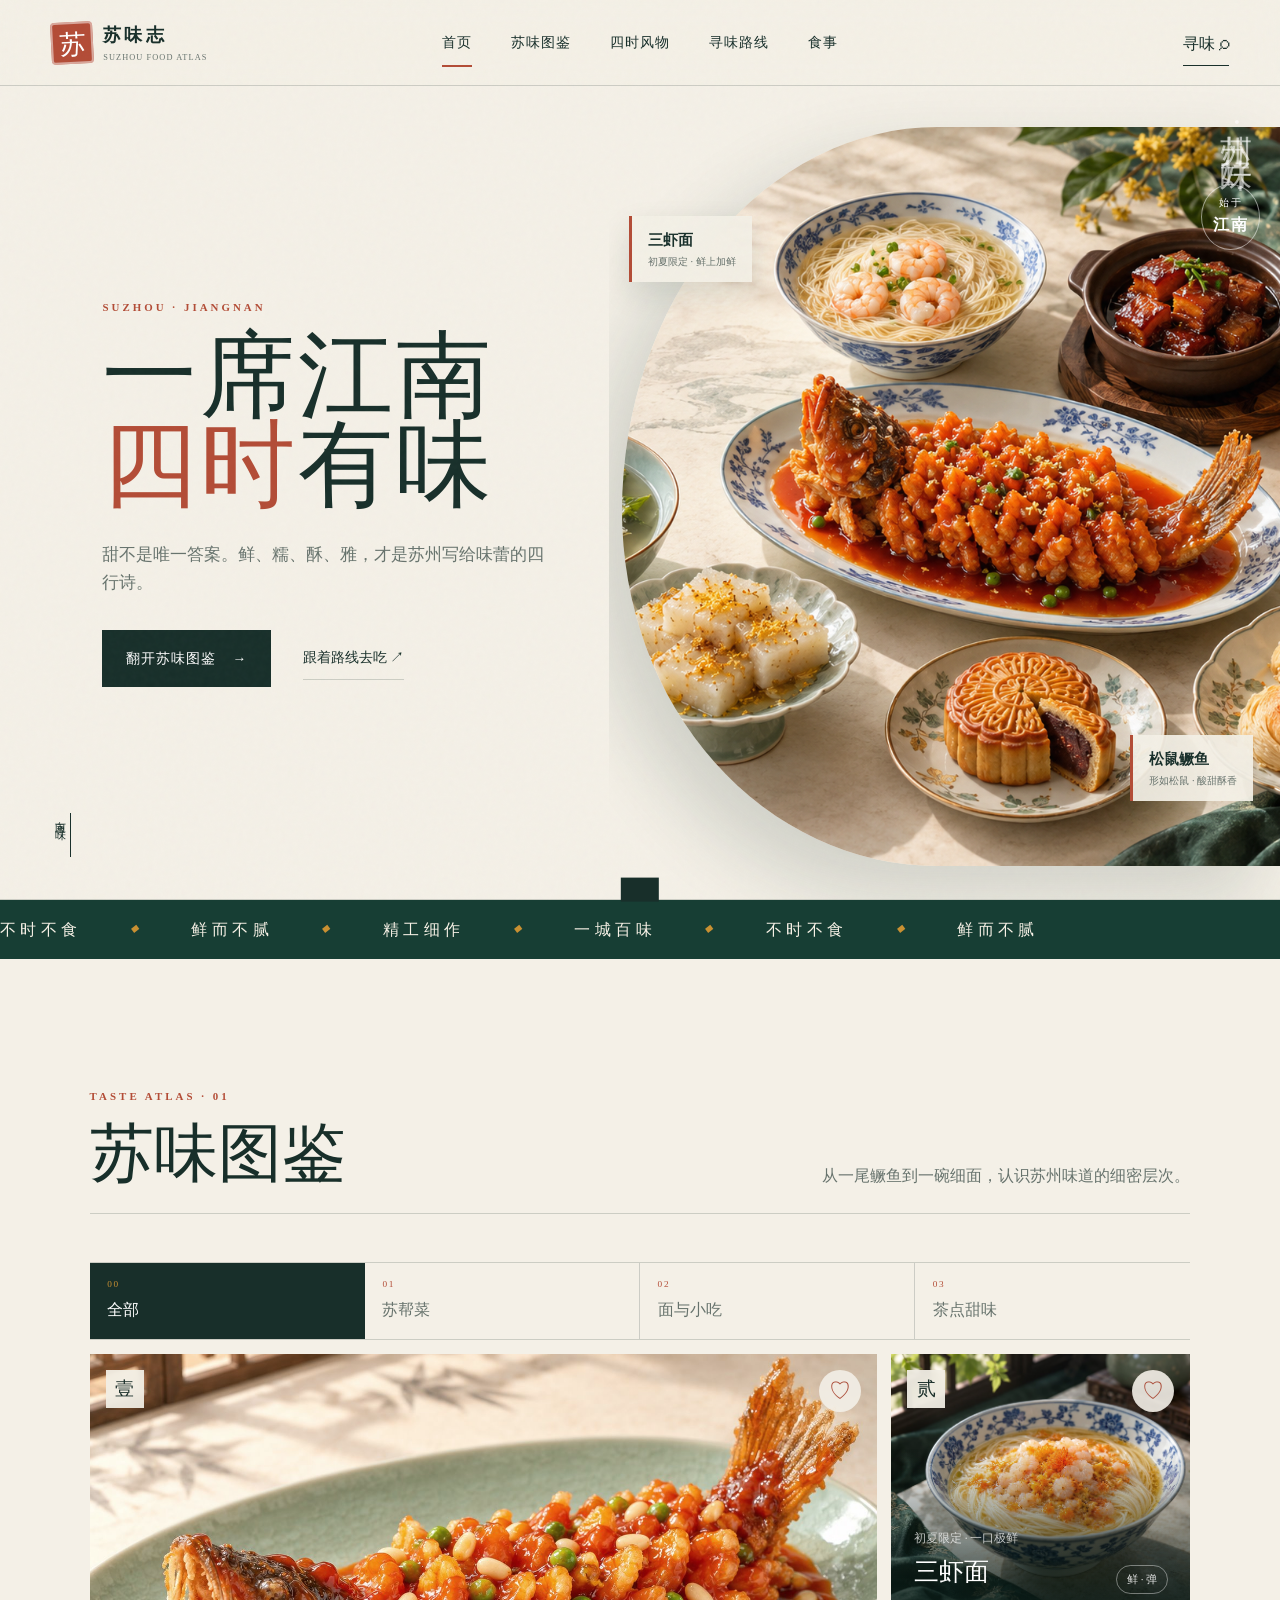
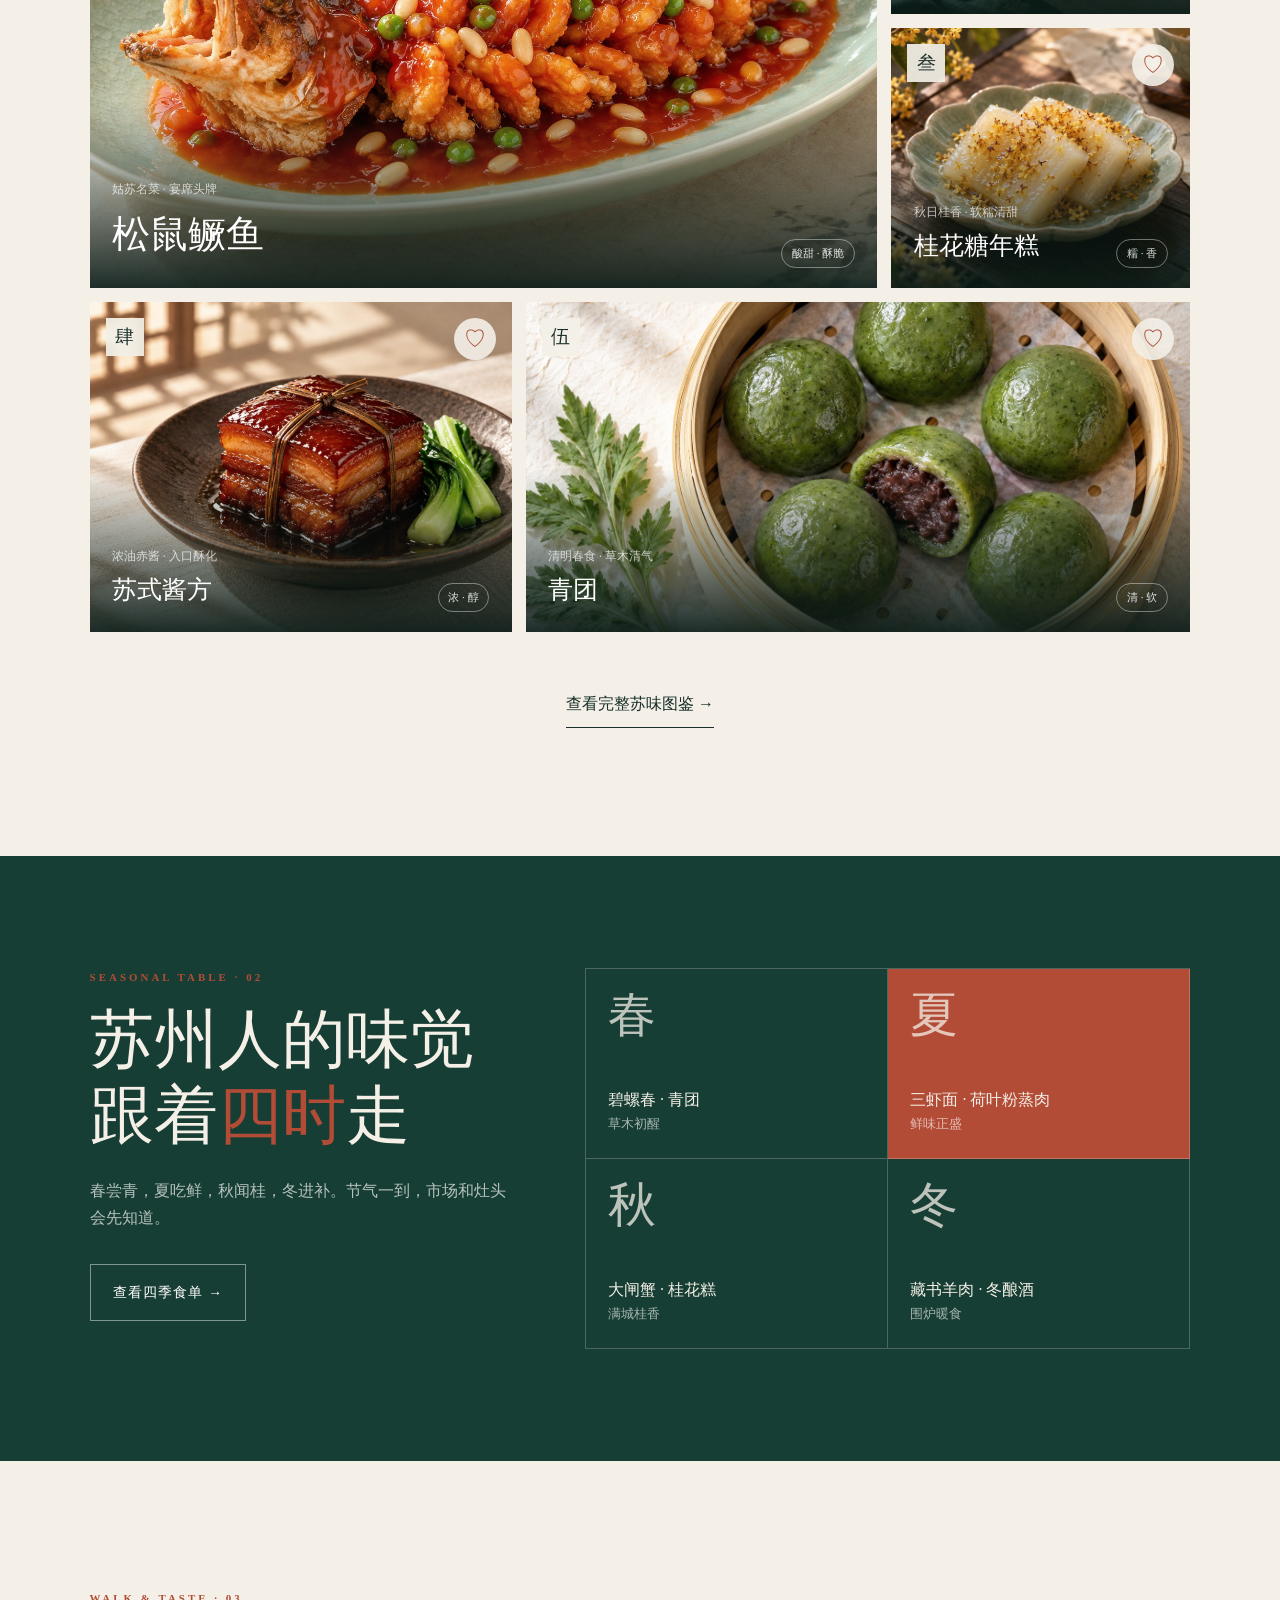
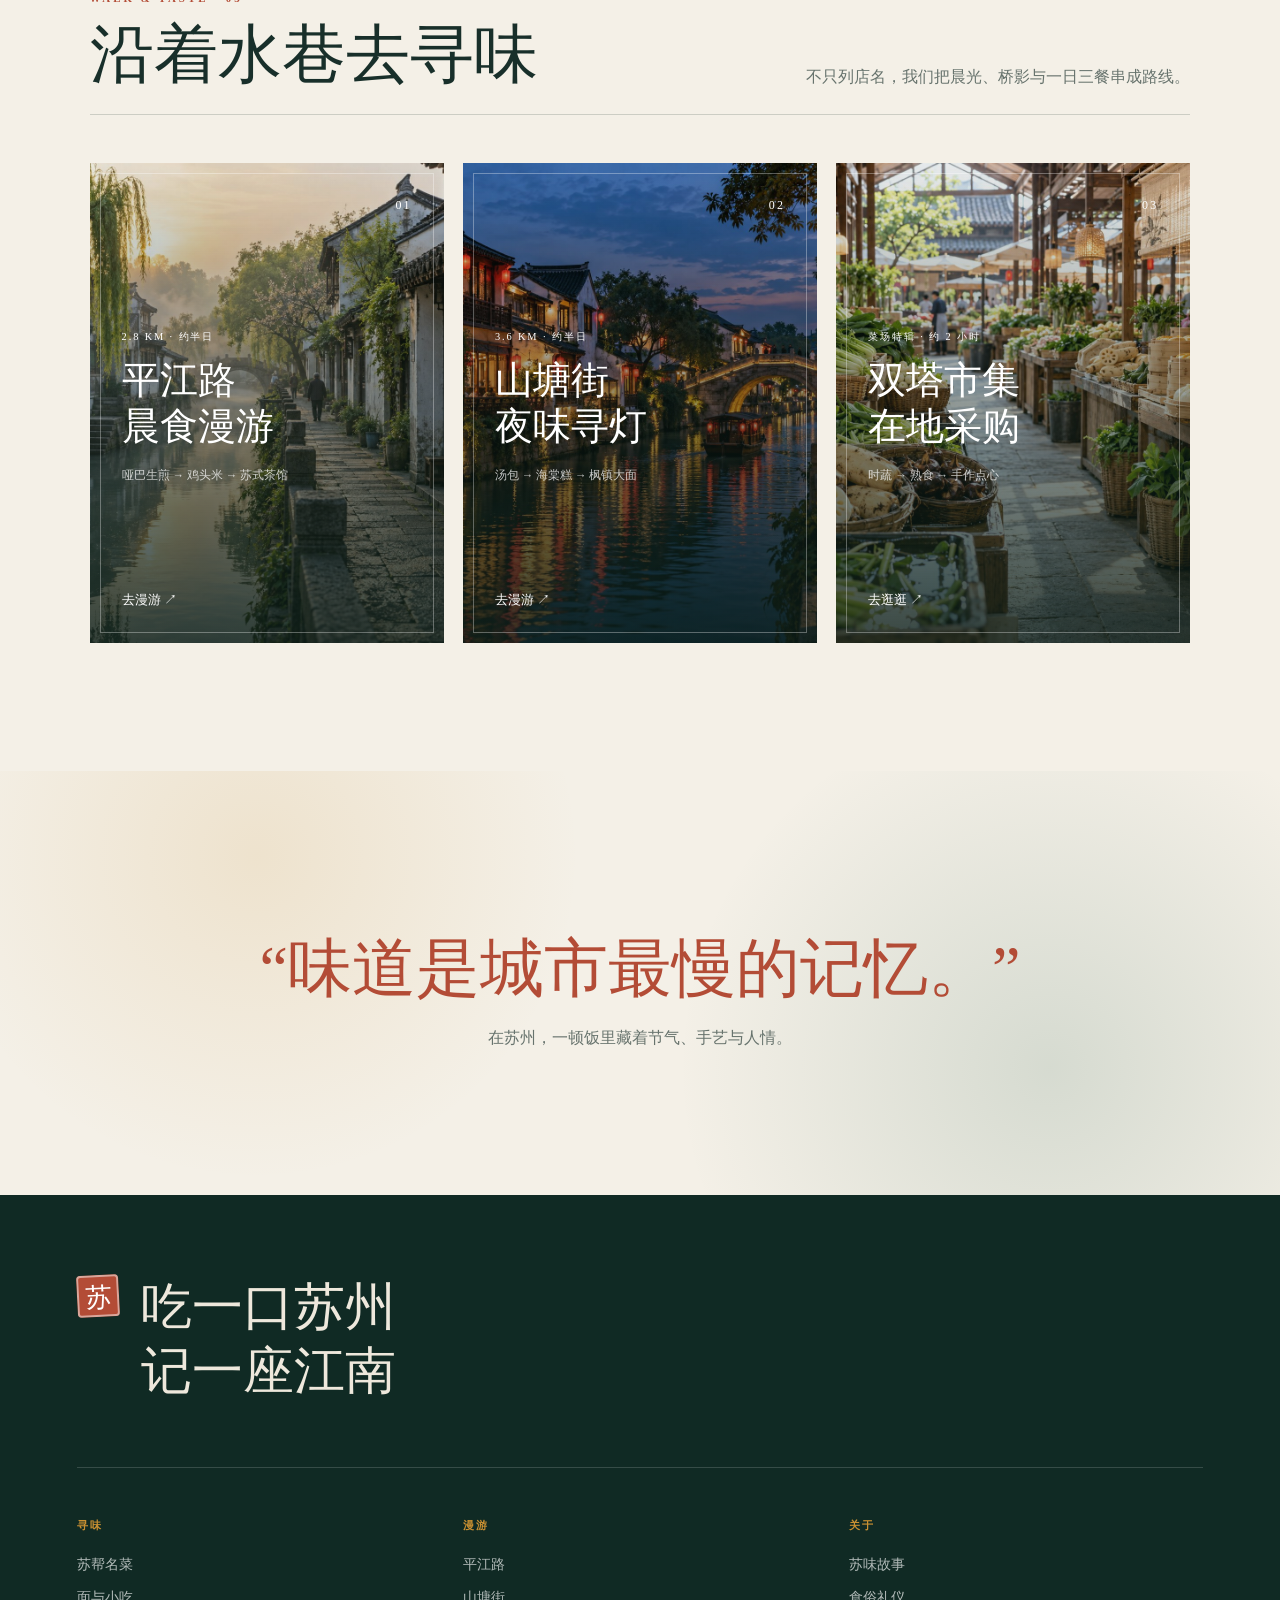
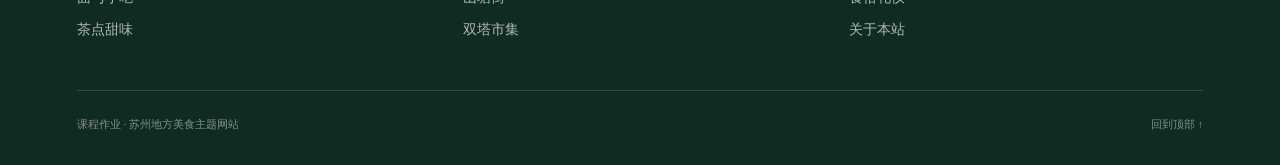
<file: index.html>
<!doctype html>
<html lang="zh-CN">
  <head>
    <meta charset="utf-8" />
    <meta name="viewport" content="width=device-width, initial-scale=1" />
    <meta
      name="description"
      content="苏州地方美食文化展示网站，从经典苏帮菜、时令点心到古城寻味路线。"
    />
    <title>苏味志｜一席江南，四时有味</title>
    <link rel="stylesheet" href="site.css" />
  </head>
  <body data-page="home">
    <a class="skip-link" href="#main">跳到主要内容</a>
    <header class="site-header" id="top">
      <a class="brand" href="index.html" aria-label="苏味志首页">
        <span class="brand-seal">苏</span
        ><span><b>苏味志</b><small>SUZHOU FOOD ATLAS</small></span>
      </a>
      <button
        class="menu-toggle"
        type="button"
        aria-expanded="false"
        aria-controls="main-nav"
      >
        <span></span><span></span>
      </button>
      <nav class="main-nav" id="main-nav" aria-label="主导航">
        <a class="active" href="index.html">首页</a>
        <a href="classics.html">苏味图鉴</a>
        <a href="seasonal.html">四时风物</a>
        <a href="routes.html">寻味路线</a>
        <a href="stories.html">食事</a>
      </nav>
      <button class="search-open" type="button" aria-label="打开美食搜索">
        寻味 <span>⌕</span>
      </button>
    </header>

    <main id="main">
      <section class="hero" aria-labelledby="hero-title">
        <div class="hero-copy reveal">
          <p class="eyebrow">SUZHOU · JIANGNAN</p>
          <h1 id="hero-title">一席江南<br /><em>四时</em>有味</h1>
          <p class="hero-lead">
            甜不是唯一答案。鲜、糯、酥、雅，才是苏州写给味蕾的四行诗。
          </p>
          <div class="hero-actions">
            <a class="btn btn-primary" href="#atlas"
              >翻开苏味图鉴 <span>→</span></a
            >
            <a class="text-link" href="routes.html"
              >跟着路线去吃 <span>↗</span></a
            >
          </div>
        </div>
        <div class="hero-art reveal" aria-label="苏州传统美食宴席">
          <div class="hero-image"></div>
          <div class="dish-note note-one">
            <b>松鼠鳜鱼</b><span>形如松鼠 · 酸甜酥香</span>
          </div>
          <div class="dish-note note-two">
            <b>三虾面</b><span>初夏限定 · 鲜上加鲜</span>
          </div>
          <div class="year-stamp">始于<br /><b>江南</b></div>
        </div>
        <a class="scroll-cue" href="#atlas"><span></span>向下寻味</a>
      </section>

      <section class="ticker" aria-label="苏味特色">
        <div class="ticker-track">
          <span>不时不食</span><i>◆</i><span>鲜而不腻</span><i>◆</i
          ><span>精工细作</span><i>◆</i><span>一城百味</span><i>◆</i
          ><span>不时不食</span><i>◆</i><span>鲜而不腻</span>
        </div>
      </section>

      <section class="section atlas" id="atlas" aria-labelledby="atlas-title">
        <div class="section-heading reveal">
          <div>
            <p class="eyebrow">TASTE ATLAS · 01</p>
            <h2 id="atlas-title">苏味图鉴</h2>
          </div>
          <p>从一尾鳜鱼到一碗细面，认识苏州味道的细密层次。</p>
        </div>
        <div class="filter-bar reveal" role="group" aria-label="美食分类筛选">
          <button class="filter-btn active" type="button" data-filter="all">
            全部
          </button>
          <button class="filter-btn" type="button" data-filter="dish">
            苏帮菜
          </button>
          <button class="filter-btn" type="button" data-filter="noodle">
            面与小吃
          </button>
          <button class="filter-btn" type="button" data-filter="sweet">
            茶点甜味
          </button>
        </div>
        <div class="dish-grid">
          <article class="dish-card card-large reveal" data-category="dish">
            <a href="classics.html" aria-label="查看松鼠鳜鱼详情"
              ><div class="dish-photo crop-fish">
                <span class="rank">壹</span
                ><button
                  class="save-btn"
                  type="button"
                  aria-label="收藏松鼠鳜鱼"
                  data-save="松鼠鳜鱼"
                >
                  ♡
                </button>
              </div></a
            >
            <div class="dish-info">
              <div>
                <p>姑苏名菜 · 宴席头牌</p>
                <h3>松鼠鳜鱼</h3>
              </div>
              <span class="flavor">酸甜 · 酥脆</span>
            </div>
          </article>
          <article class="dish-card reveal" data-category="noodle">
            <a href="noodles.html"
              ><div class="dish-photo crop-noodle">
                <span class="rank">贰</span
                ><button
                  class="save-btn"
                  type="button"
                  aria-label="收藏三虾面"
                  data-save="三虾面"
                >
                  ♡
                </button>
              </div></a
            >
            <div class="dish-info">
              <div>
                <p>初夏限定 · 一口极鲜</p>
                <h3>三虾面</h3>
              </div>
              <span class="flavor">鲜 · 弹</span>
            </div>
          </article>
          <article class="dish-card reveal" data-category="sweet">
            <a href="sweets.html"
              ><div class="dish-photo crop-cake">
                <span class="rank">叁</span
                ><button
                  class="save-btn"
                  type="button"
                  aria-label="收藏桂花糖年糕"
                  data-save="桂花糖年糕"
                >
                  ♡
                </button>
              </div></a
            >
            <div class="dish-info">
              <div>
                <p>秋日桂香 · 软糯清甜</p>
                <h3>桂花糖年糕</h3>
              </div>
              <span class="flavor">糯 · 香</span>
            </div>
          </article>
          <article class="dish-card reveal" data-category="dish">
            <a href="classics.html#jiangrou"
              ><div class="dish-photo crop-pork">
                <span class="rank">肆</span
                ><button
                  class="save-btn"
                  type="button"
                  aria-label="收藏酱方"
                  data-save="酱方"
                >
                  ♡
                </button>
              </div></a
            >
            <div class="dish-info">
              <div>
                <p>浓油赤酱 · 入口酥化</p>
                <h3>苏式酱方</h3>
              </div>
              <span class="flavor">浓 · 醇</span>
            </div>
          </article>
          <article class="dish-card card-wide reveal" data-category="sweet">
            <a href="sweets.html#qingtuan"
              ><div class="dish-photo crop-green">
                <span class="rank">伍</span
                ><button
                  class="save-btn"
                  type="button"
                  aria-label="收藏青团"
                  data-save="青团"
                >
                  ♡
                </button>
              </div></a
            >
            <div class="dish-info">
              <div>
                <p>清明春食 · 草木清气</p>
                <h3>青团</h3>
              </div>
              <span class="flavor">清 · 软</span>
            </div>
          </article>
        </div>
        <a class="center-link" href="classics.html"
          >查看完整苏味图鉴 <span>→</span></a
        >
      </section>

      <section class="season-band" aria-labelledby="season-title">
        <div class="season-copy reveal">
          <p class="eyebrow">SEASONAL TABLE · 02</p>
          <h2 id="season-title">苏州人的味觉<br />跟着<em>四时</em>走</h2>
          <p>春尝青，夏吃鲜，秋闻桂，冬进补。节气一到，市场和灶头会先知道。</p>
          <a class="btn btn-light" href="seasonal.html">查看四季食单 →</a>
        </div>
        <div class="season-grid reveal">
          <a href="seasonal.html#spring"
            ><span>春</span><b>碧螺春 · 青团</b><small>草木初醒</small></a
          >
          <a href="seasonal.html#summer" class="current"
            ><span>夏</span><b>三虾面 · 荷叶粉蒸肉</b><small>鲜味正盛</small></a
          >
          <a href="seasonal.html#autumn"
            ><span>秋</span><b>大闸蟹 · 桂花糕</b><small>满城桂香</small></a
          >
          <a href="seasonal.html#winter"
            ><span>冬</span><b>藏书羊肉 · 冬酿酒</b><small>围炉暖食</small></a
          >
        </div>
      </section>

      <section class="section routes" aria-labelledby="routes-title">
        <div class="section-heading reveal">
          <div>
            <p class="eyebrow">WALK & TASTE · 03</p>
            <h2 id="routes-title">沿着水巷去寻味</h2>
          </div>
          <p>不只列店名，我们把晨光、桥影与一日三餐串成路线。</p>
        </div>
        <div class="route-grid">
          <a class="route-card route-pingjiang reveal" href="pingjiang.html"
            ><span class="route-no">01</span>
            <div>
              <p>2.8 KM · 约半日</p>
              <h3>平江路<br />晨食漫游</h3>
              <span>哑巴生煎 → 鸡头米 → 苏式茶馆</span>
            </div>
            <b>去漫游 ↗</b></a
          >
          <a class="route-card route-shantang reveal" href="shantang.html"
            ><span class="route-no">02</span>
            <div>
              <p>3.6 KM · 约半日</p>
              <h3>山塘街<br />夜味寻灯</h3>
              <span>汤包 → 海棠糕 → 枫镇大面</span>
            </div>
            <b>去漫游 ↗</b></a
          >
          <a class="route-card route-market reveal" href="markets.html"
            ><span class="route-no">03</span>
            <div>
              <p>菜场特辑 · 约 2 小时</p>
              <h3>双塔市集<br />在地采购</h3>
              <span>时蔬 → 熟食 → 手作点心</span>
            </div>
            <b>去逛逛 ↗</b></a
          >
        </div>
      </section>

      <section class="quote-section reveal">
        <p>“味道是城市最慢的记忆。”</p>
        <span>在苏州，一顿饭里藏着节气、手艺与人情。</span>
      </section>
    </main>

    <footer class="site-footer">
      <div class="footer-brand">
        <span class="brand-seal">苏</span>
        <h2>吃一口苏州<br />记一座江南</h2>
      </div>
      <div class="footer-nav">
        <div>
          <b>寻味</b><a href="classics.html">苏帮名菜</a
          ><a href="noodles.html">面与小吃</a><a href="sweets.html">茶点甜味</a>
        </div>
        <div>
          <b>漫游</b><a href="pingjiang.html">平江路</a
          ><a href="shantang.html">山塘街</a><a href="markets.html">双塔市集</a>
        </div>
        <div>
          <b>关于</b><a href="stories.html">苏味故事</a
          ><a href="etiquette.html">食俗礼仪</a
          ><a href="about.html">关于本站</a>
        </div>
      </div>
      <div class="footer-bottom">
        <span>课程作业 · 苏州地方美食主题网站</span
        ><a href="#top">回到顶部 ↑</a>
      </div>
    </footer>

    <dialog class="search-dialog" aria-labelledby="search-title">
      <button class="search-close" type="button" aria-label="关闭搜索">
        ×
      </button>
      <p class="eyebrow">SEARCH THE FLAVOR</p>
      <h2 id="search-title">今天想吃什么？</h2>
      <label
        ><span>输入美食、街巷或口味</span
        ><input id="search-input" type="search" placeholder="例如：三虾面"
      /></label>
      <div class="search-results" aria-live="polite"></div>
    </dialog>
    <div class="toast" role="status" aria-live="polite"></div>
    <script src="site.js"></script>
  </body>
</html>
</file>
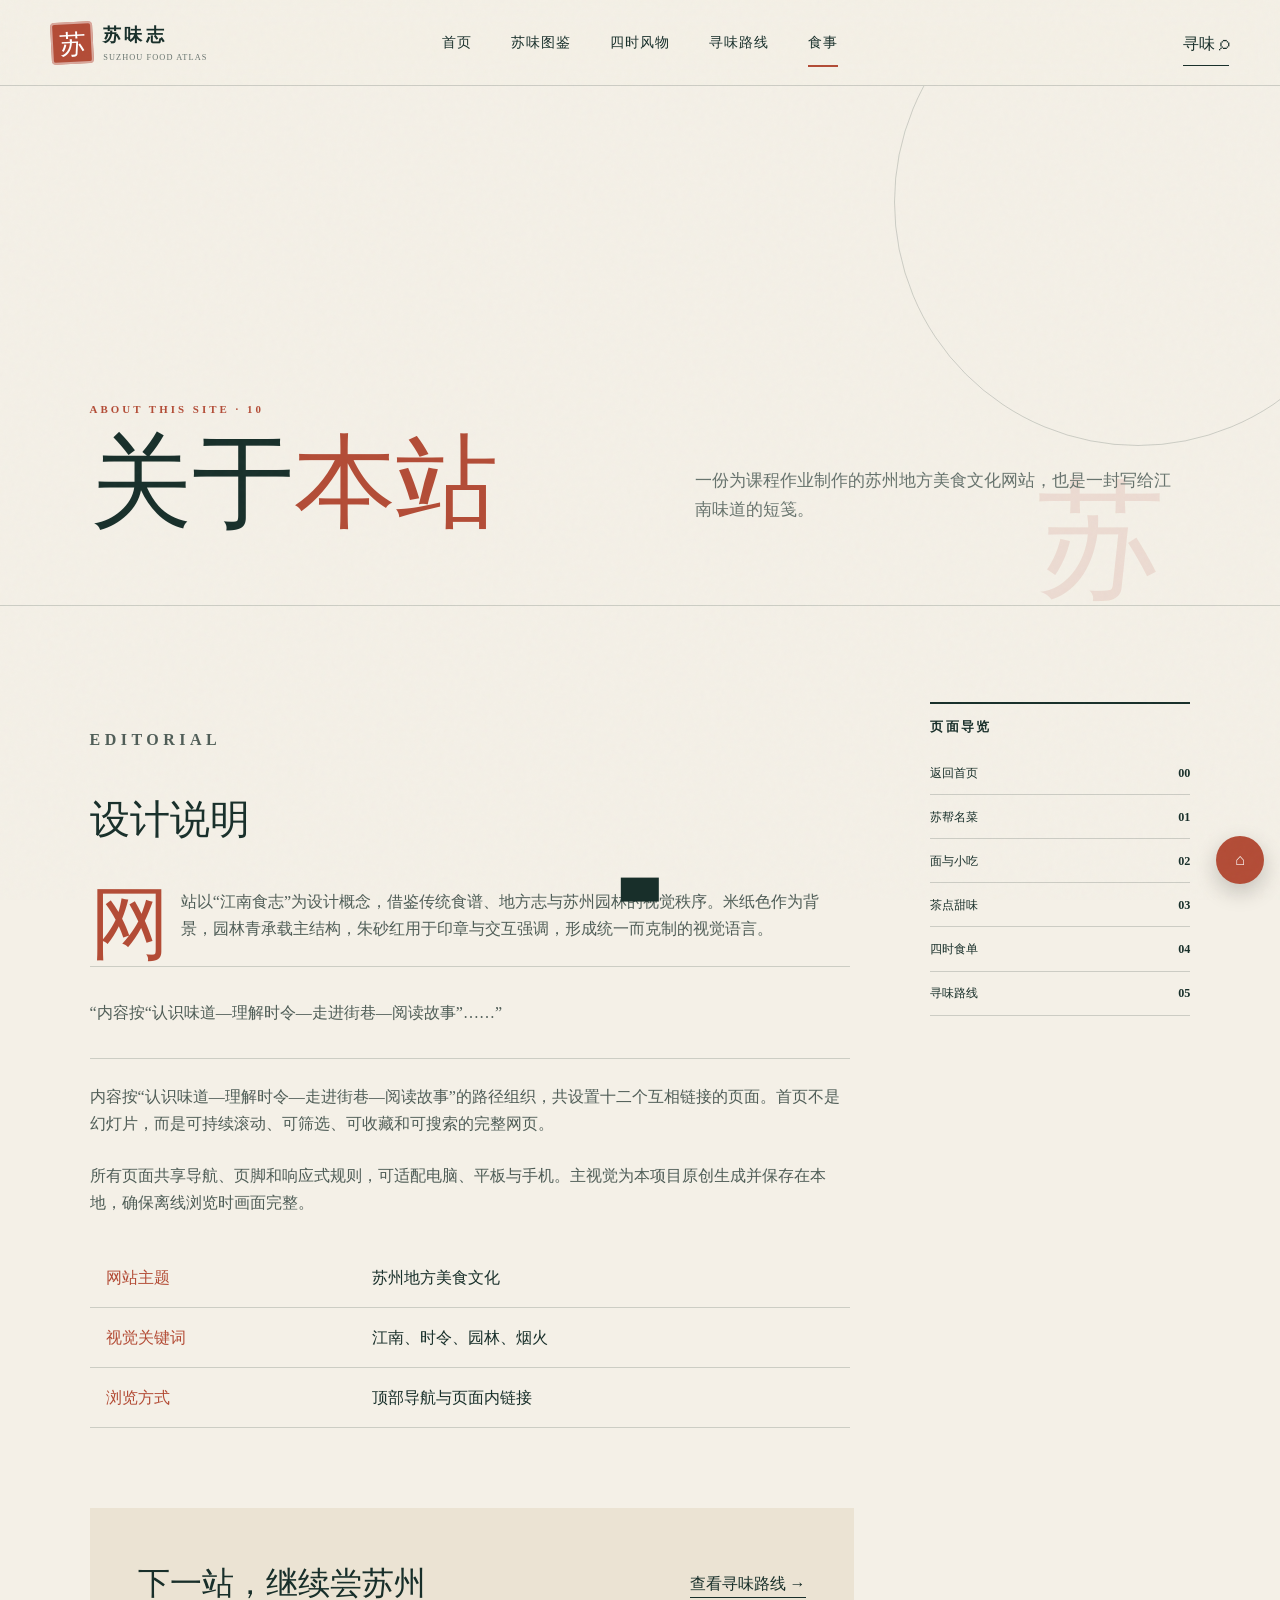
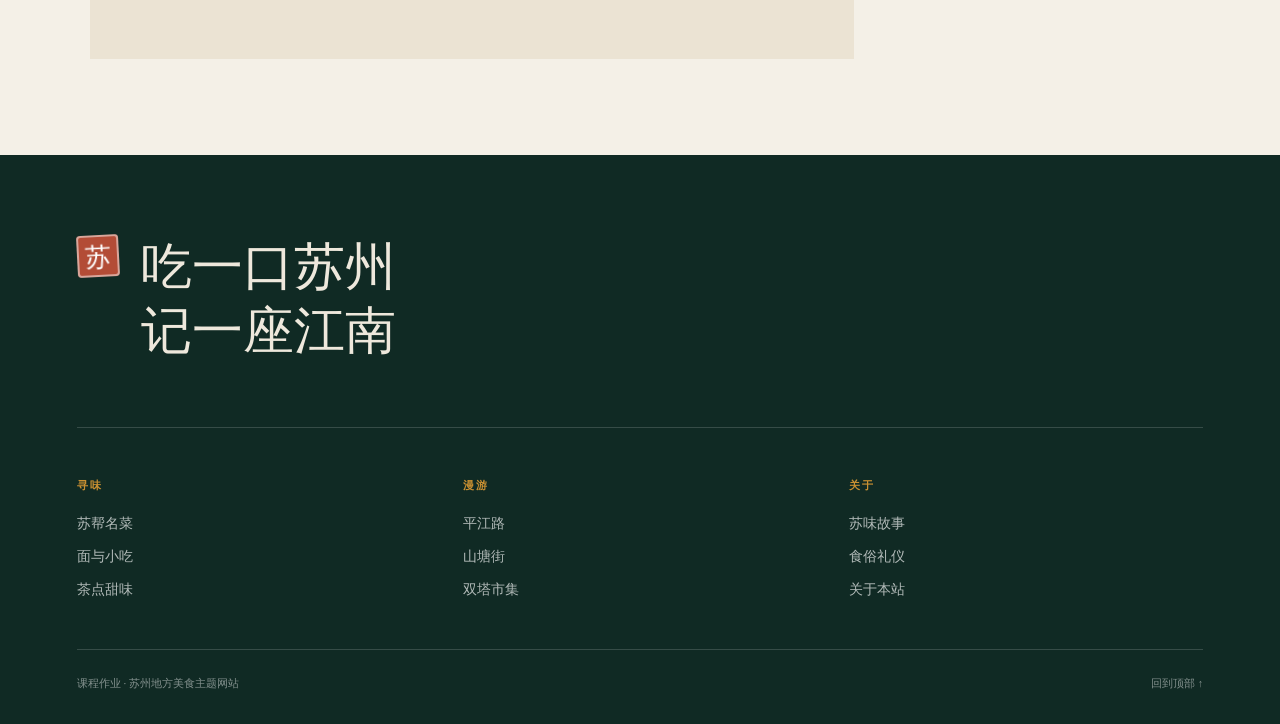
<file: about.html>
<!doctype html>
<html lang="zh-CN">
  <head>
    <meta charset="utf-8" />
    <meta name="viewport" content="width=device-width,initial-scale=1" />
    <meta name="description" content="苏味志网站设计说明与页面结构。" />
    <title>关于本站｜苏味志</title>
    <link rel="stylesheet" href="site.css" />
  </head>
  <body data-page="about">
    <main id="main">
      <div id="page-content"><p>正在展开网站设计说明……</p></div>
    </main>
    <script src="site.js"></script>
  </body>
</html>
</file>
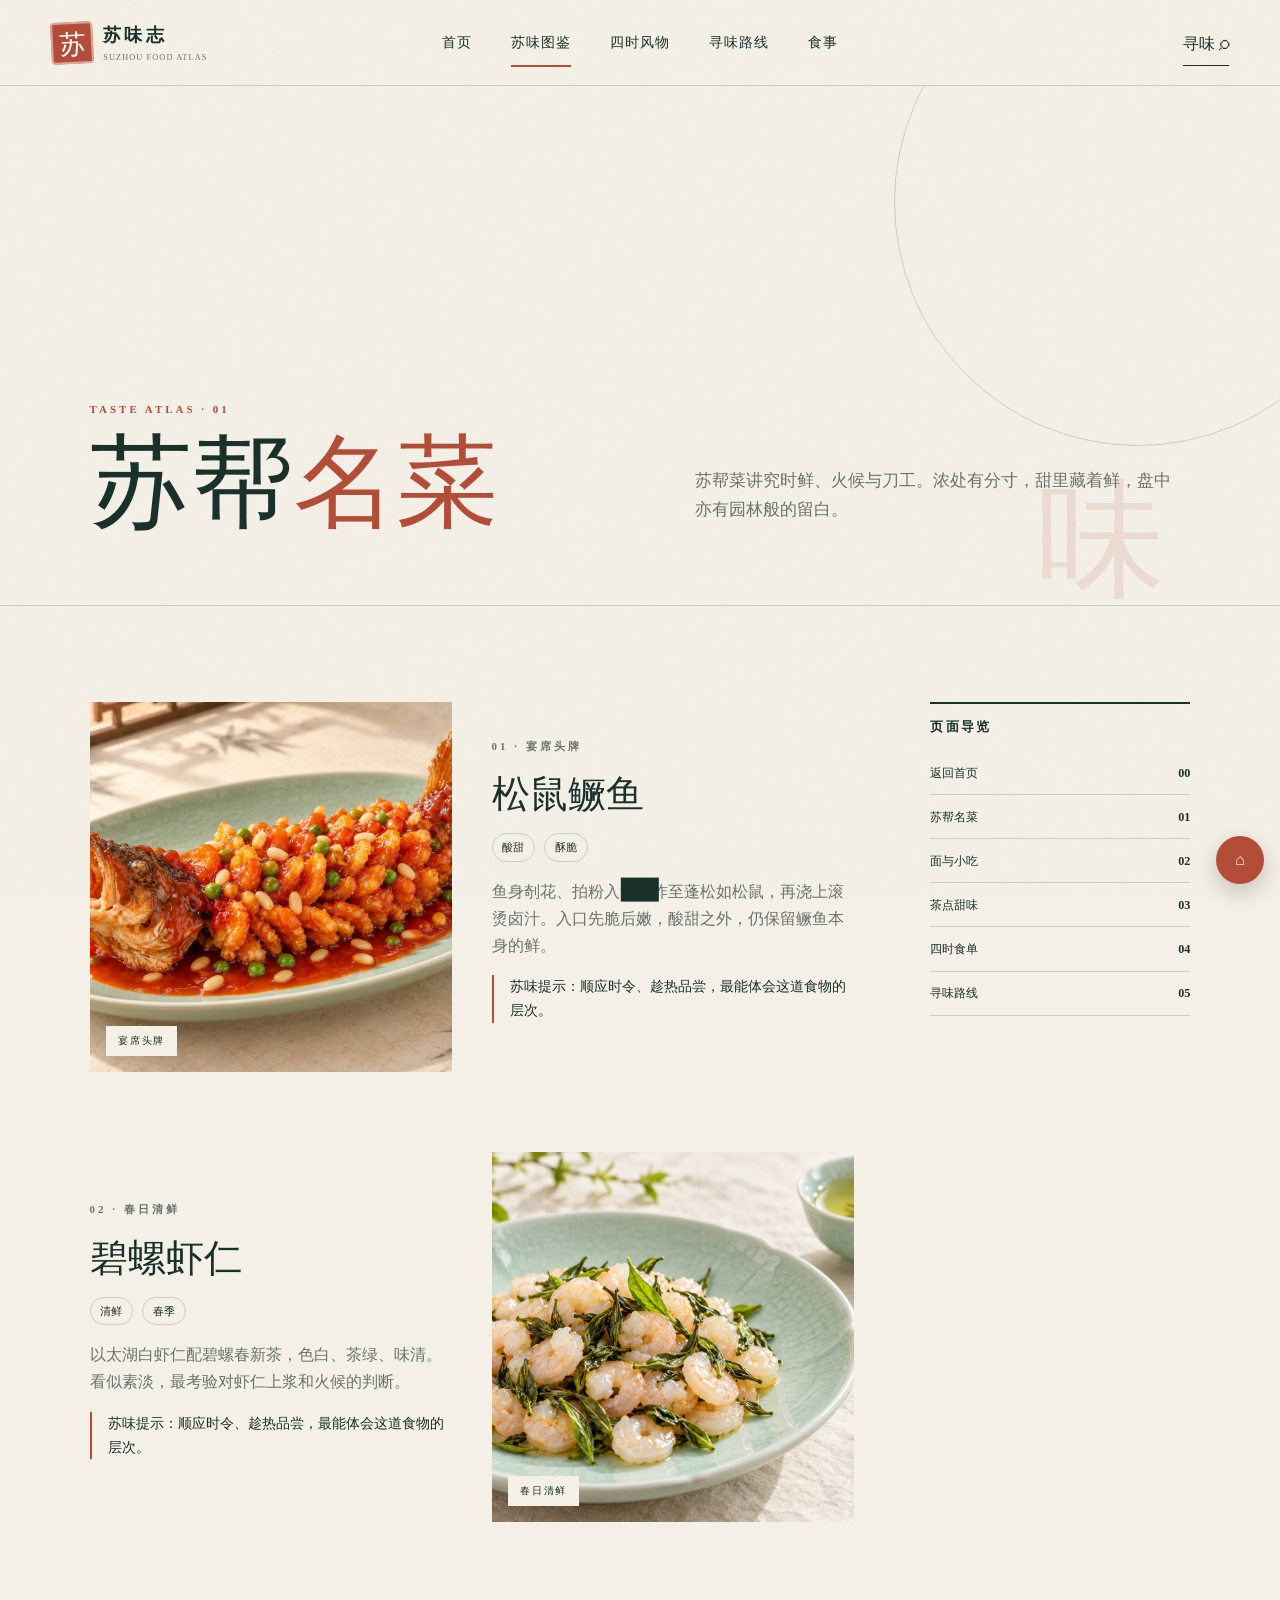
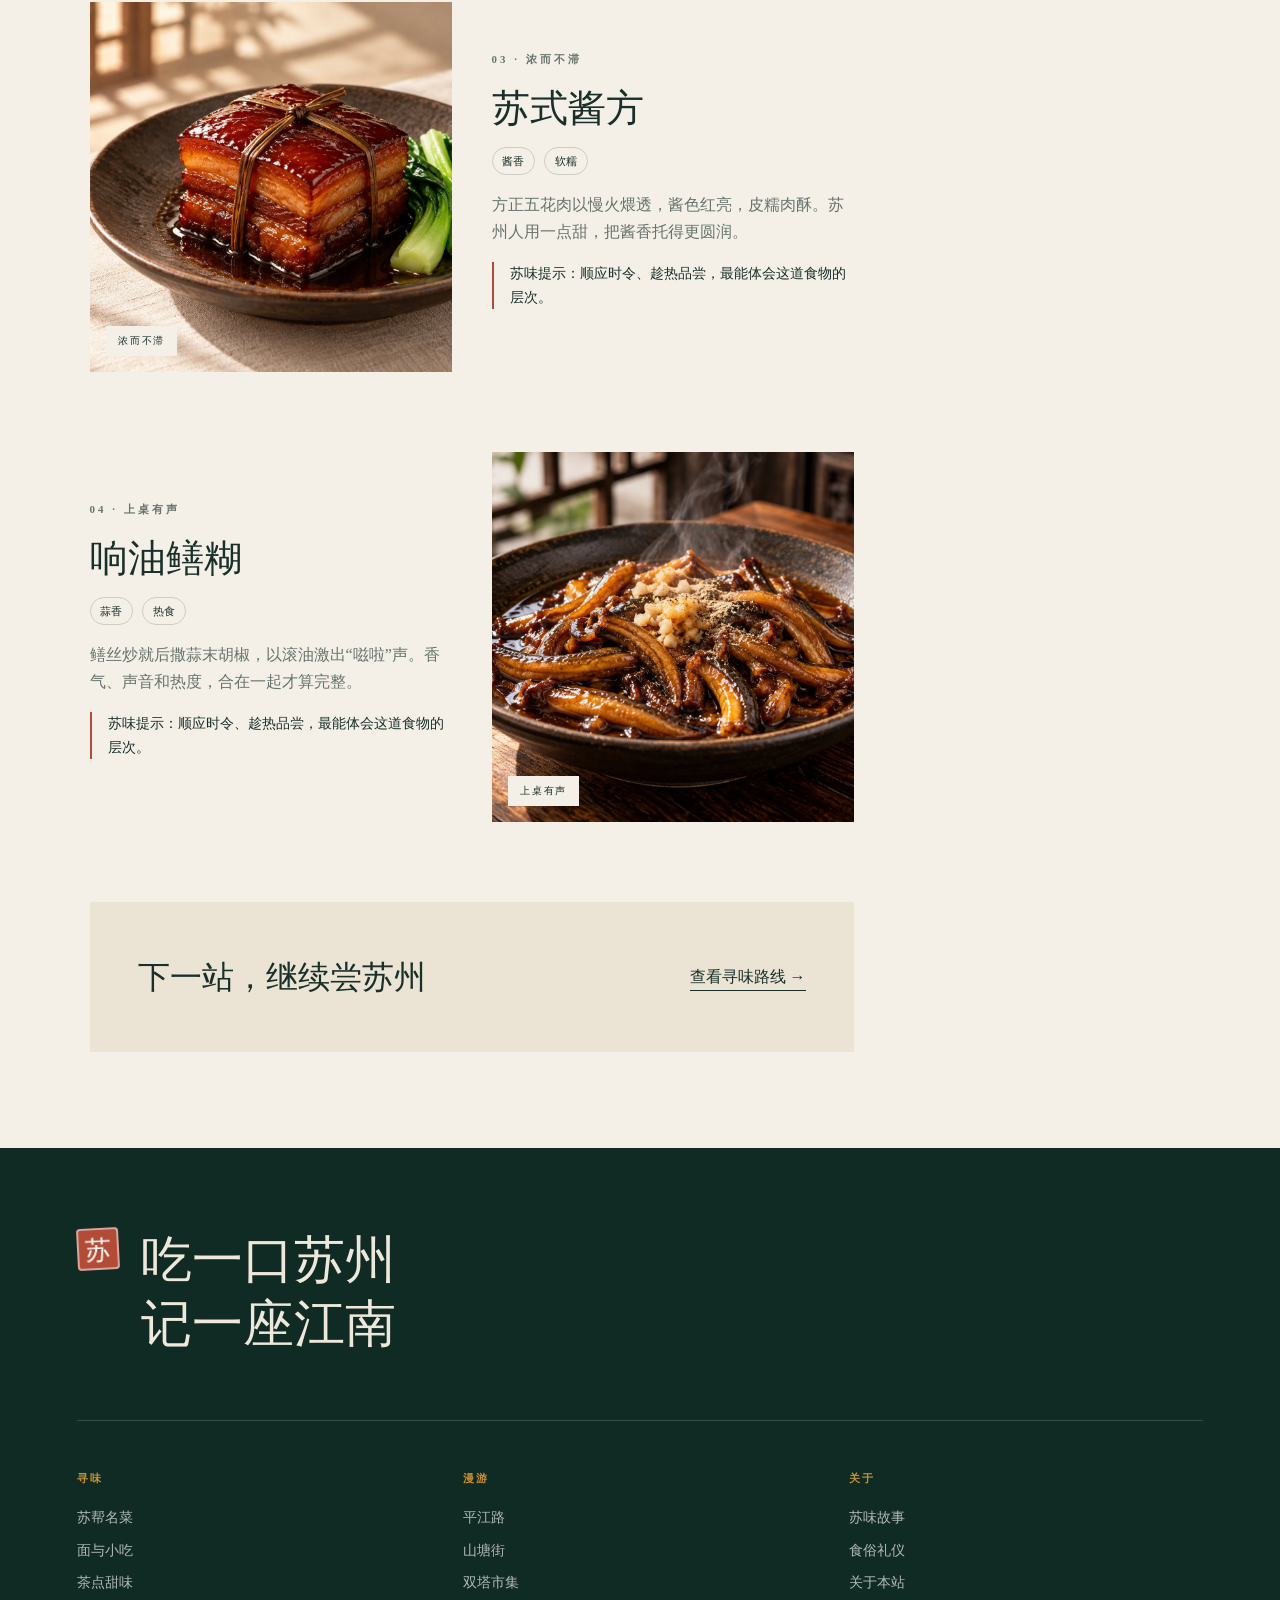
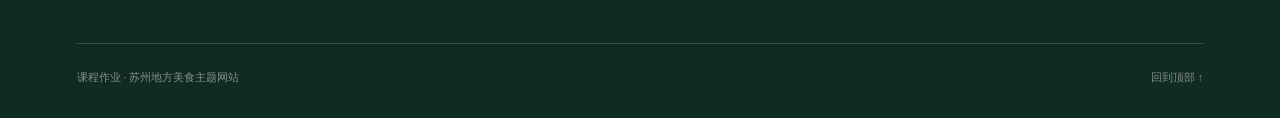
<file: classics.html>
<!doctype html>
<html lang="zh-CN">
  <head>
    <meta charset="utf-8" />
    <meta name="viewport" content="width=device-width,initial-scale=1" />
    <meta
      name="description"
      content="松鼠鳜鱼、碧螺虾仁、苏式酱方等苏帮名菜图鉴。"
    />
    <title>苏帮名菜｜苏味志</title>
    <link rel="stylesheet" href="site.css" />
  </head>
  <body data-page="classics">
    <main id="main">
      <div id="page-content"><p>正在展开苏帮名菜图鉴……</p></div>
    </main>
    <script src="site.js"></script>
  </body>
</html>
</file>
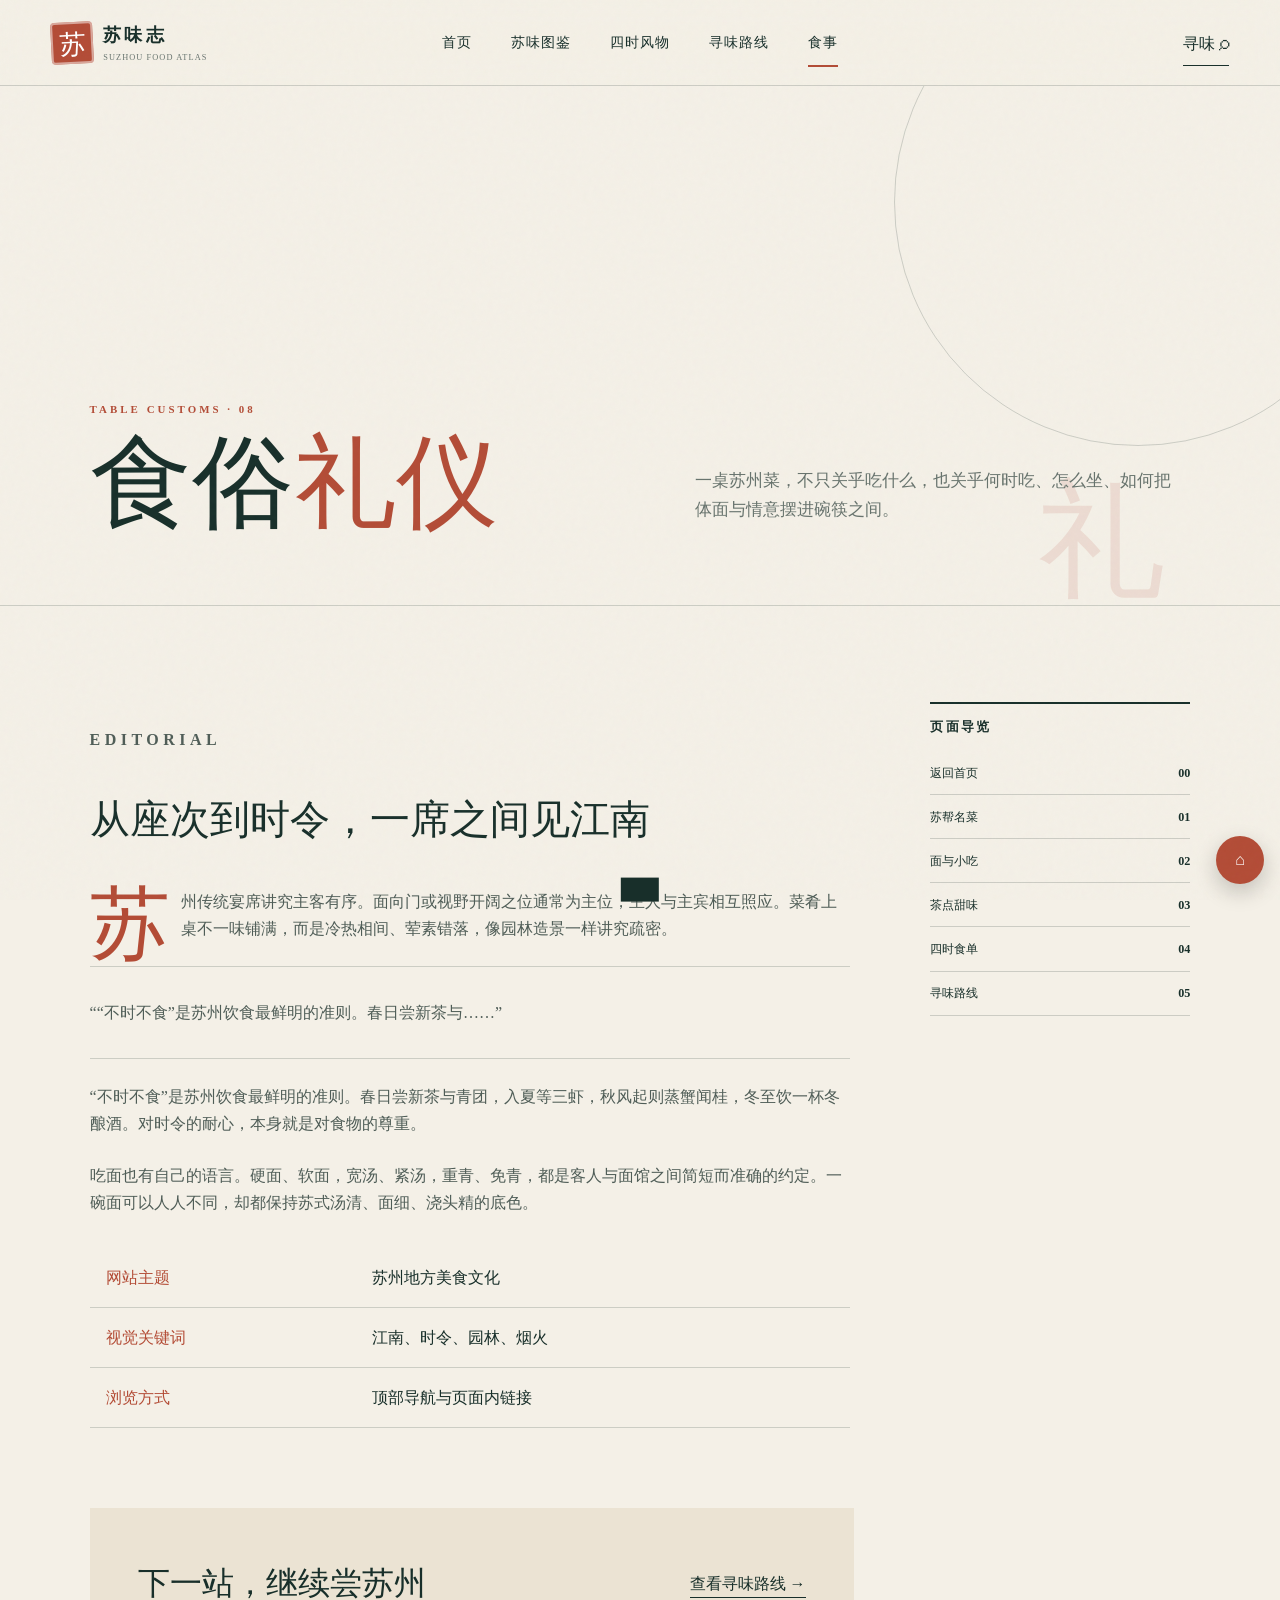
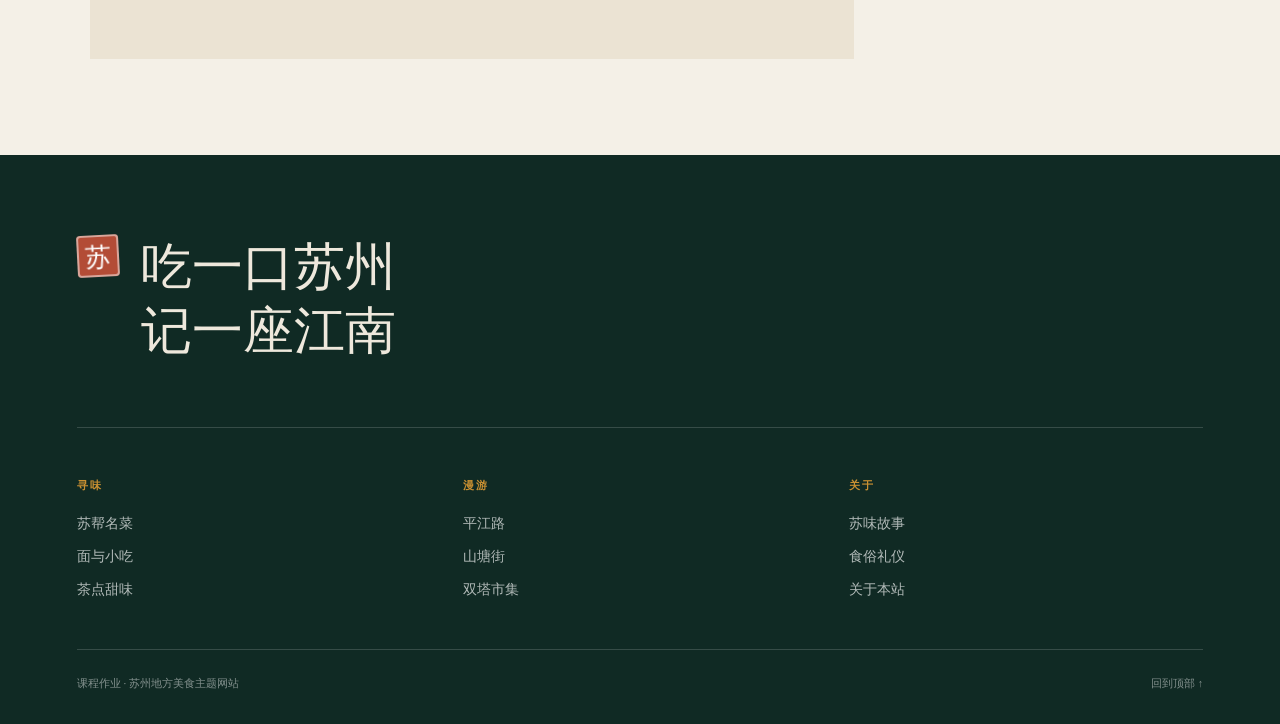
<file: etiquette.html>
<!doctype html>
<html lang="zh-CN">
  <head>
    <meta charset="utf-8" />
    <meta name="viewport" content="width=device-width,initial-scale=1" />
    <meta name="description" content="苏州饮食礼仪与不时不食的传统。" />
    <title>食俗礼仪｜苏味志</title>
    <link rel="stylesheet" href="site.css" />
  </head>
  <body data-page="etiquette">
    <main id="main">
      <div id="page-content"><p>正在展开苏州食俗礼仪……</p></div>
    </main>
    <script src="site.js"></script>
  </body>
</html>
</file>
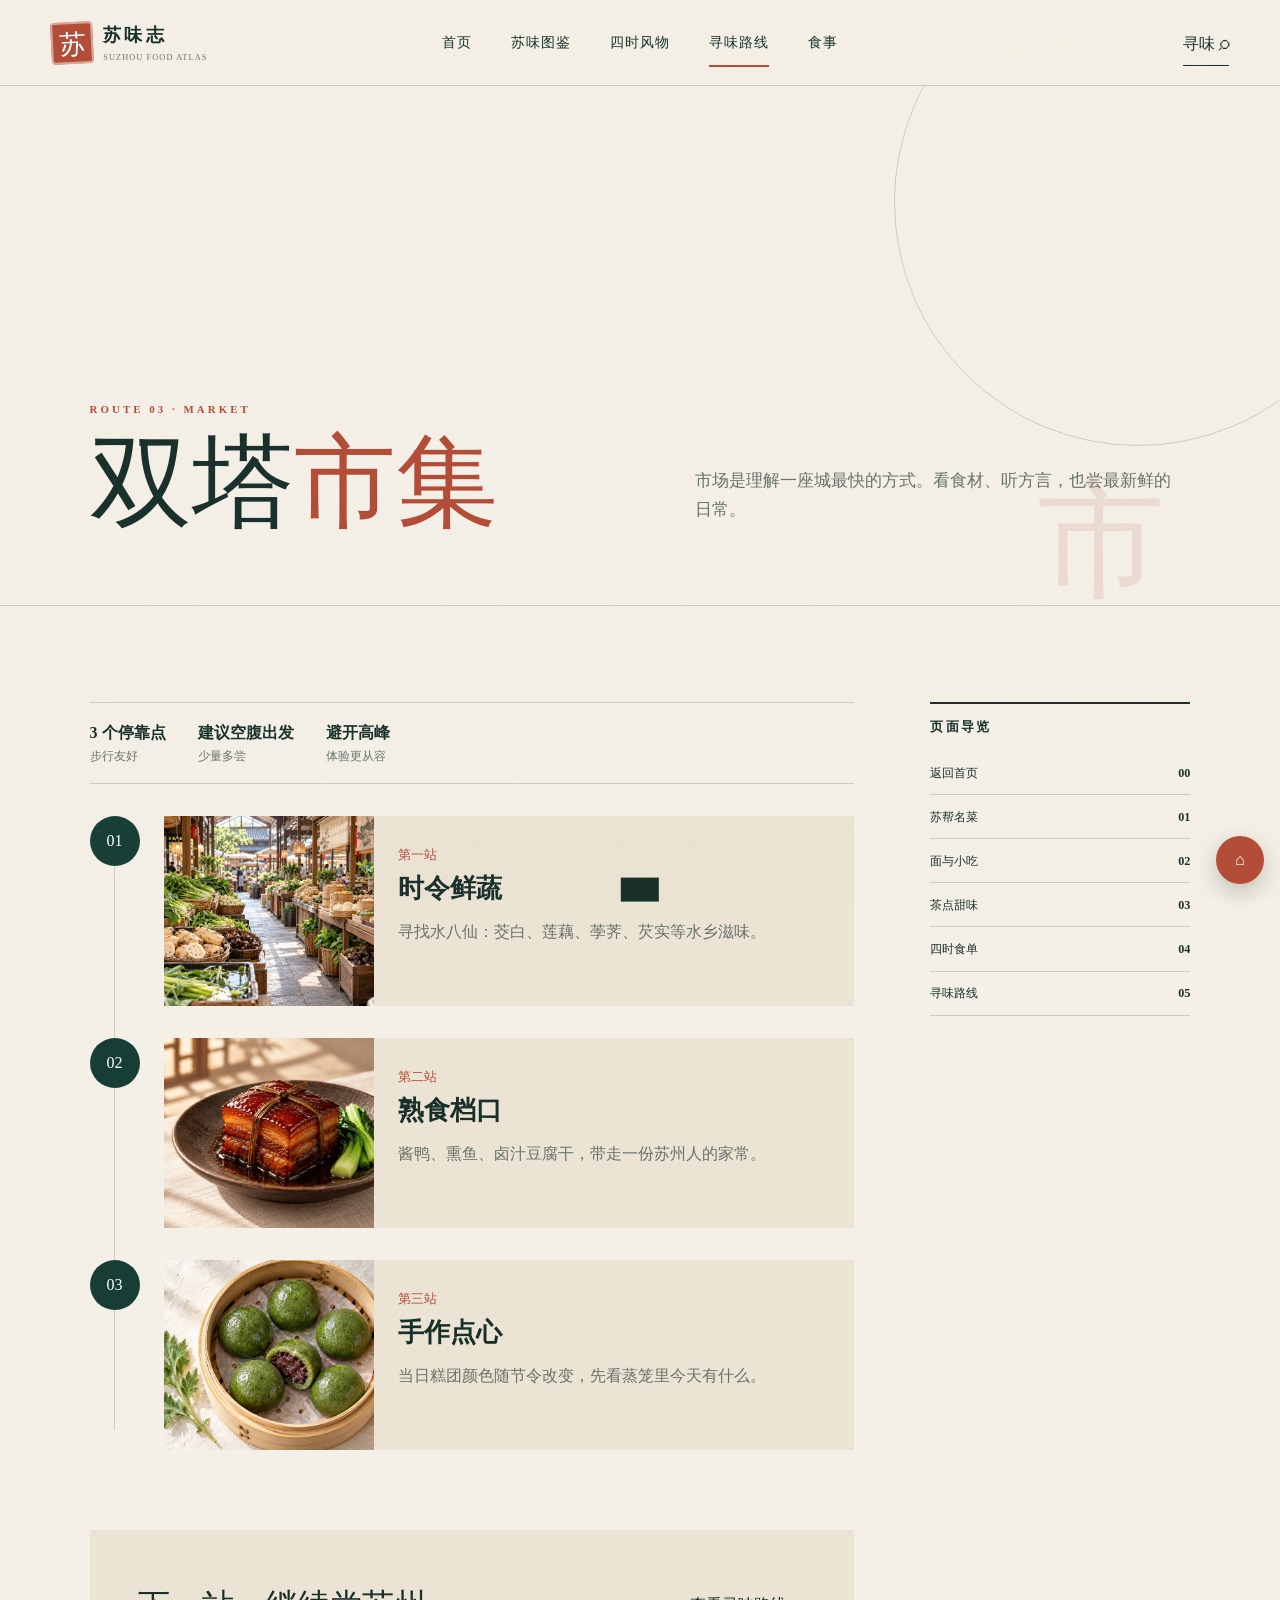
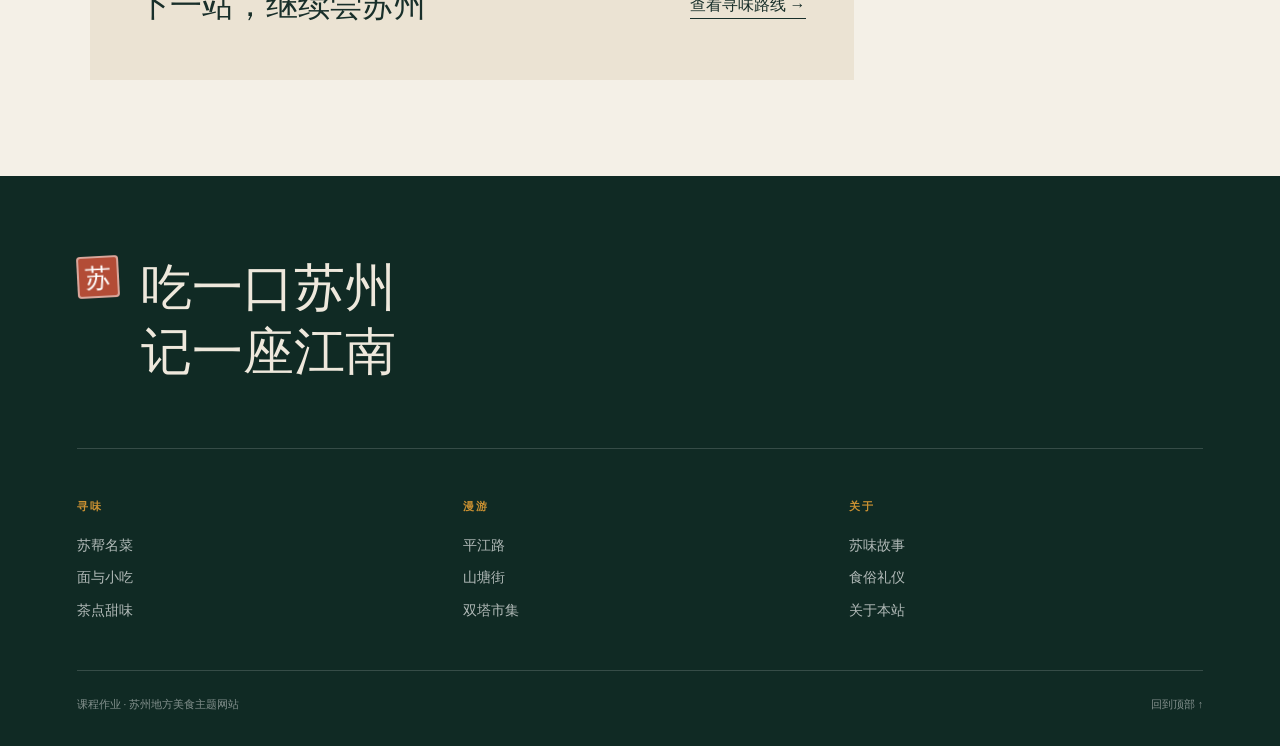
<file: markets.html>
<!doctype html>
<html lang="zh-CN">
  <head>
    <meta charset="utf-8" />
    <meta name="viewport" content="width=device-width,initial-scale=1" />
    <meta name="description" content="双塔市集在地采购与品尝路线。" />
    <title>双塔市集｜苏味志</title>
    <link rel="stylesheet" href="site.css" />
  </head>
  <body data-page="markets">
    <main id="main">
      <div id="page-content"><p>正在展开双塔市集路线……</p></div>
    </main>
    <script src="site.js"></script>
  </body>
</html>
</file>
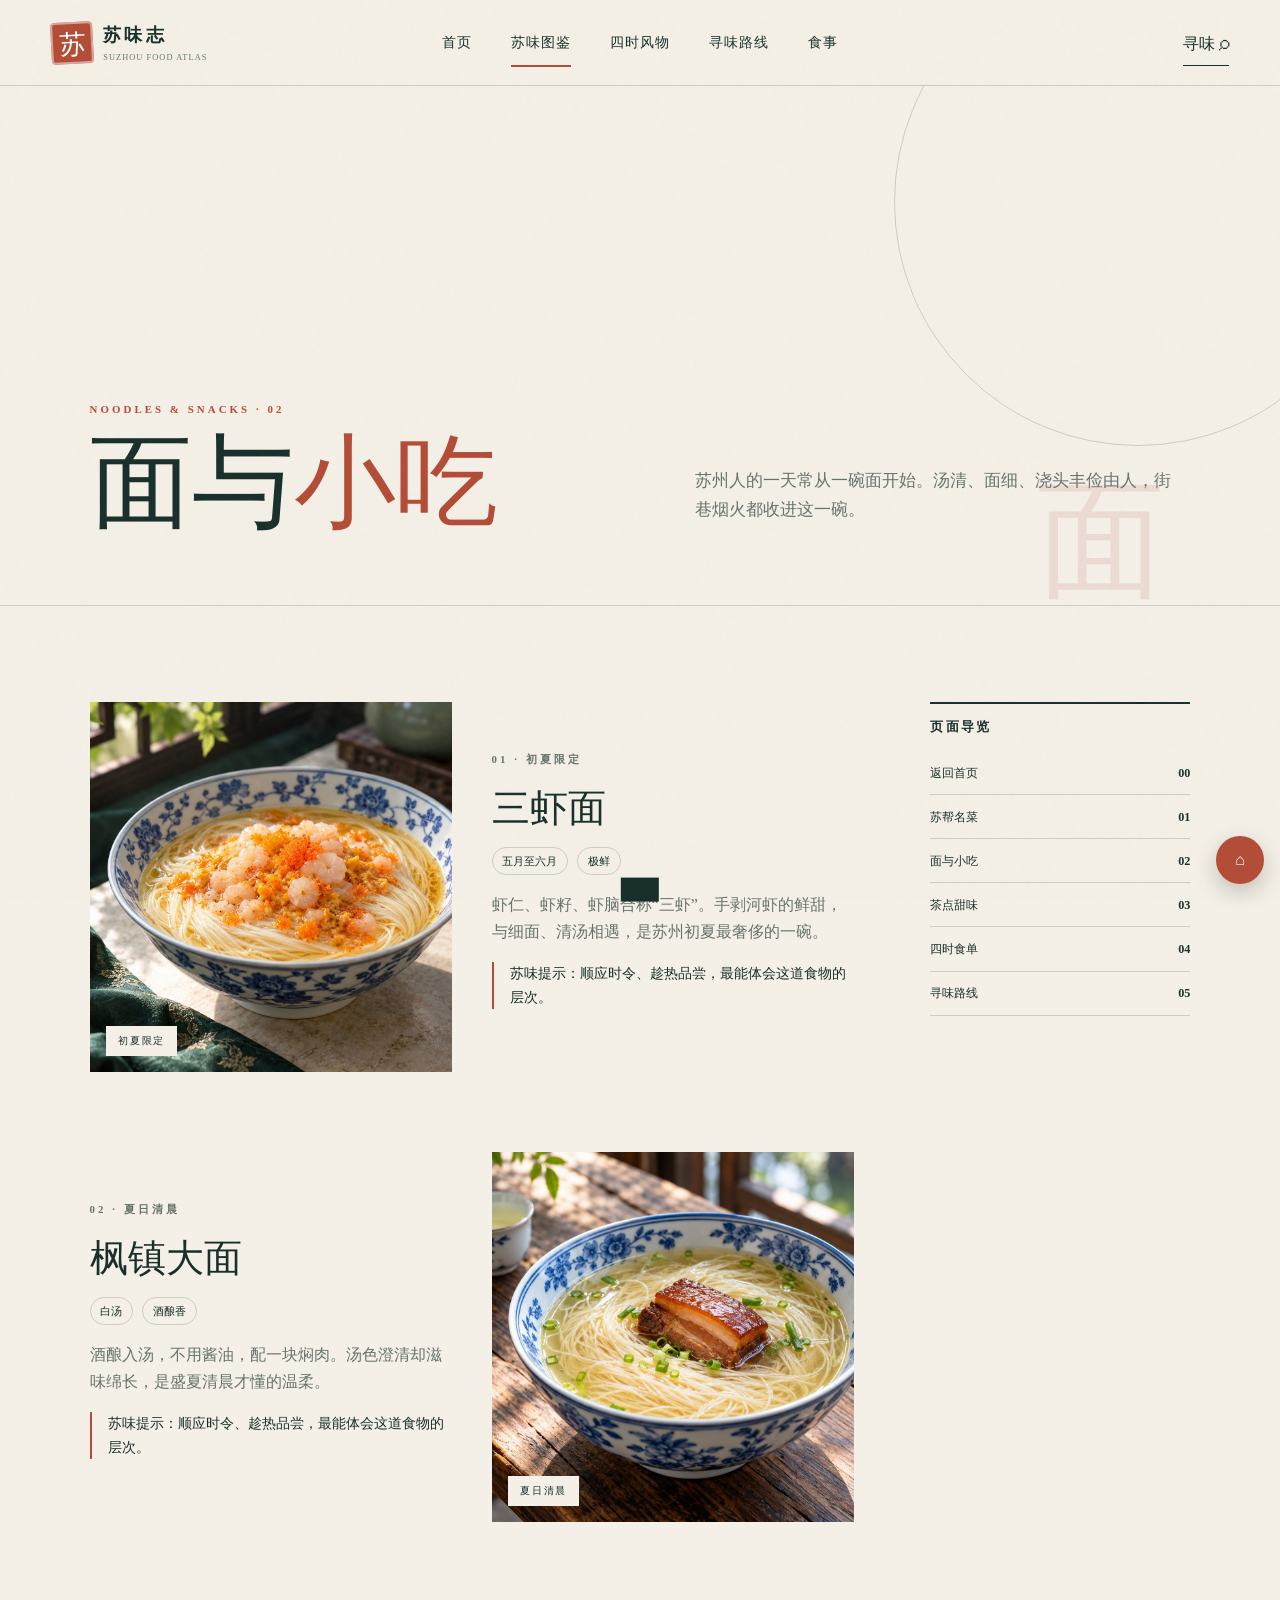
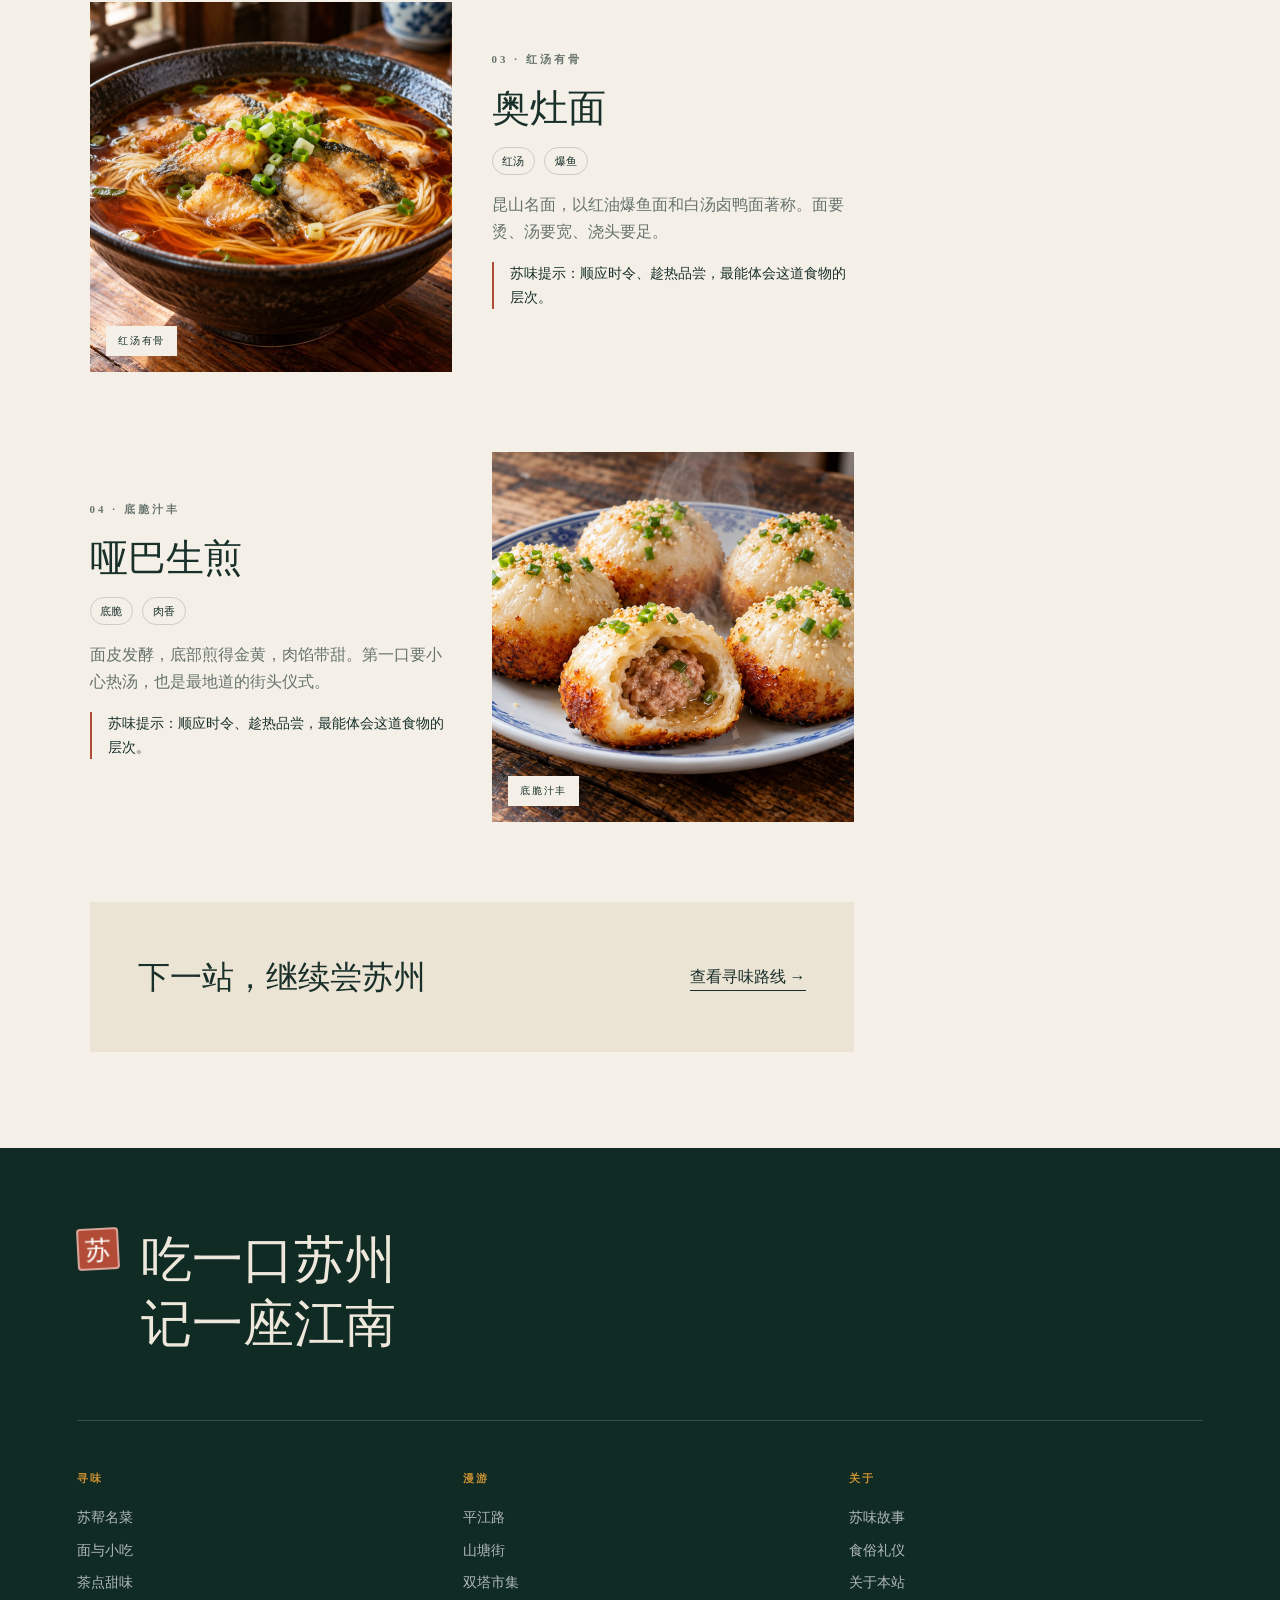
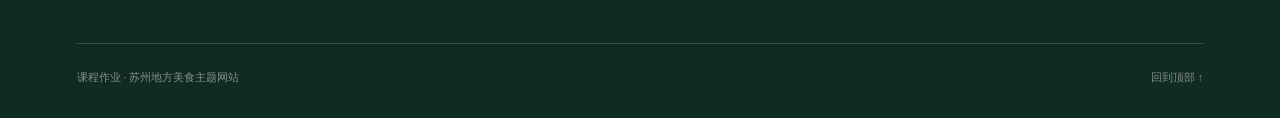
<file: noodles.html>
<!doctype html>
<html lang="zh-CN">
  <head>
    <meta charset="utf-8" />
    <meta name="viewport" content="width=device-width,initial-scale=1" />
    <meta name="description" content="三虾面、枫镇大面与苏州街头小吃。" />
    <title>面与小吃｜苏味志</title>
    <link rel="stylesheet" href="site.css" />
  </head>
  <body data-page="noodles">
    <main id="main">
      <div id="page-content"><p>正在展开苏州面食图鉴……</p></div>
    </main>
    <script src="site.js"></script>
  </body>
</html>
</file>
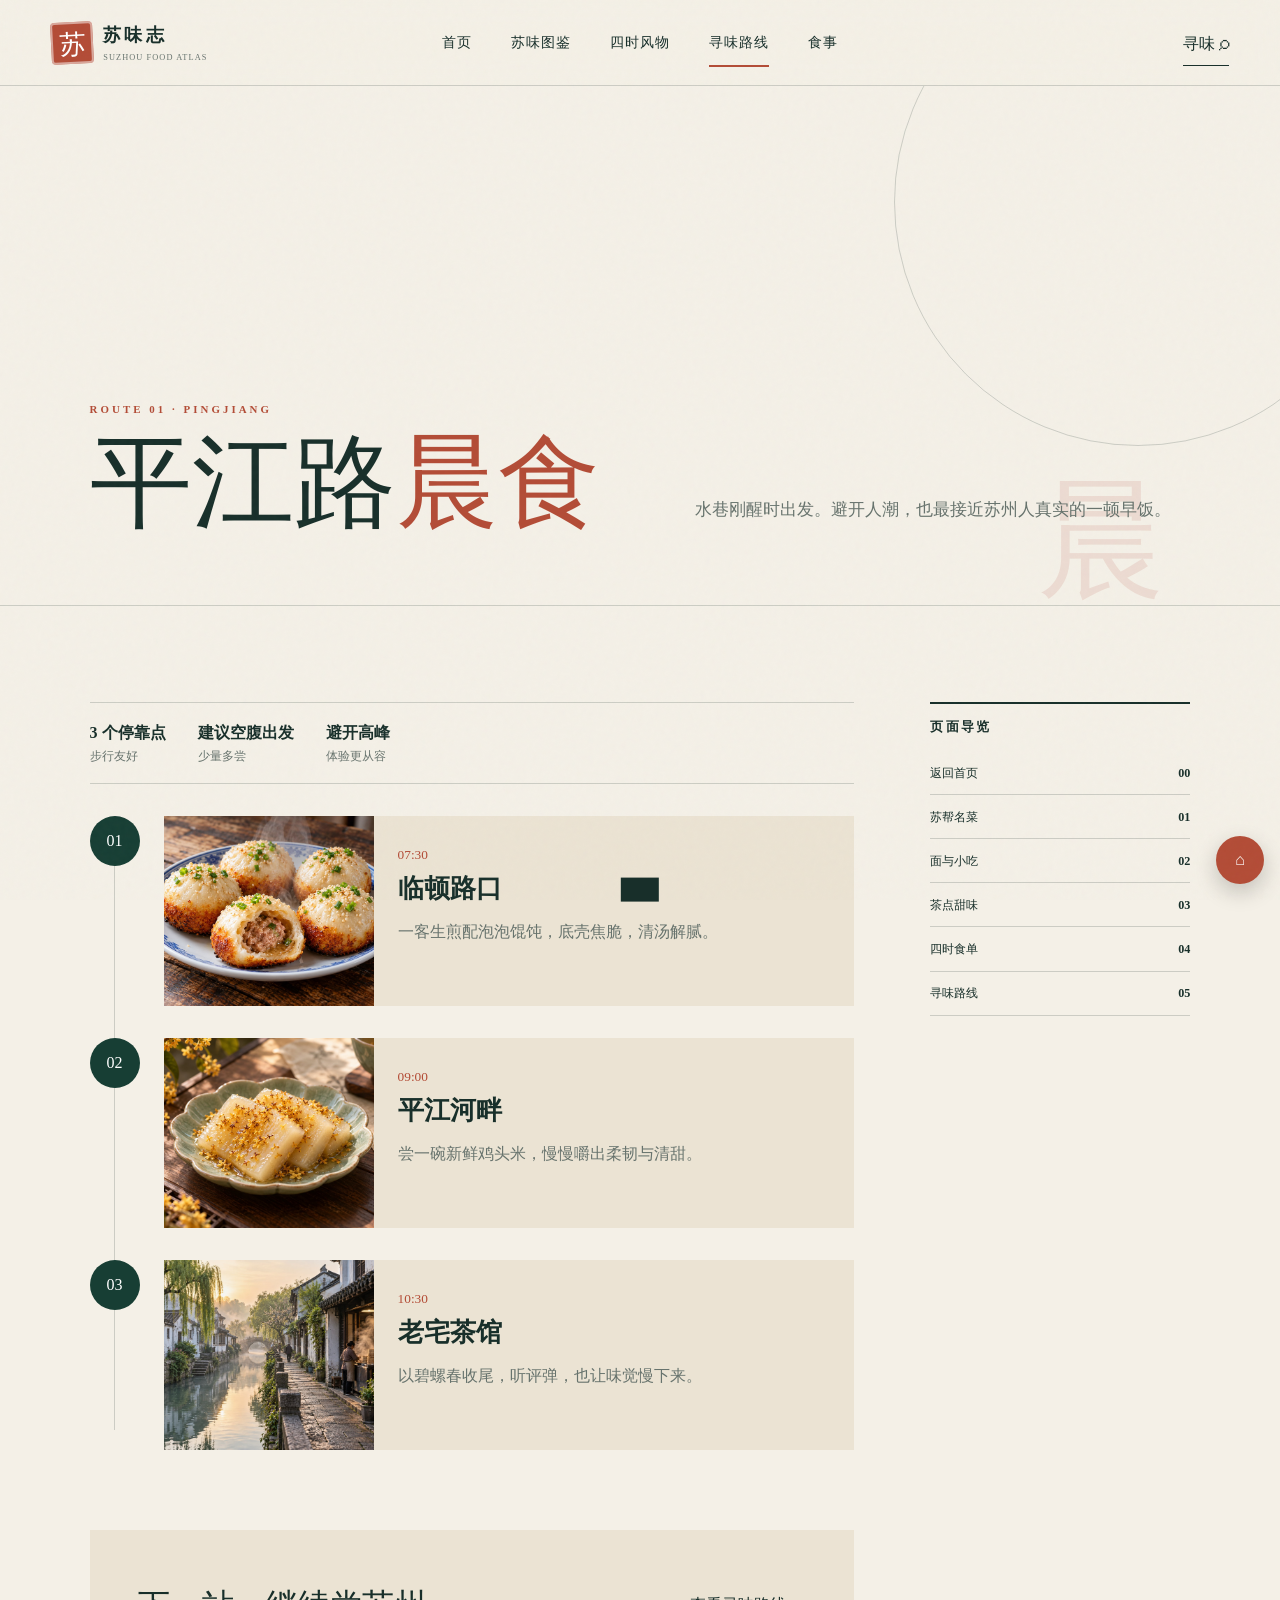
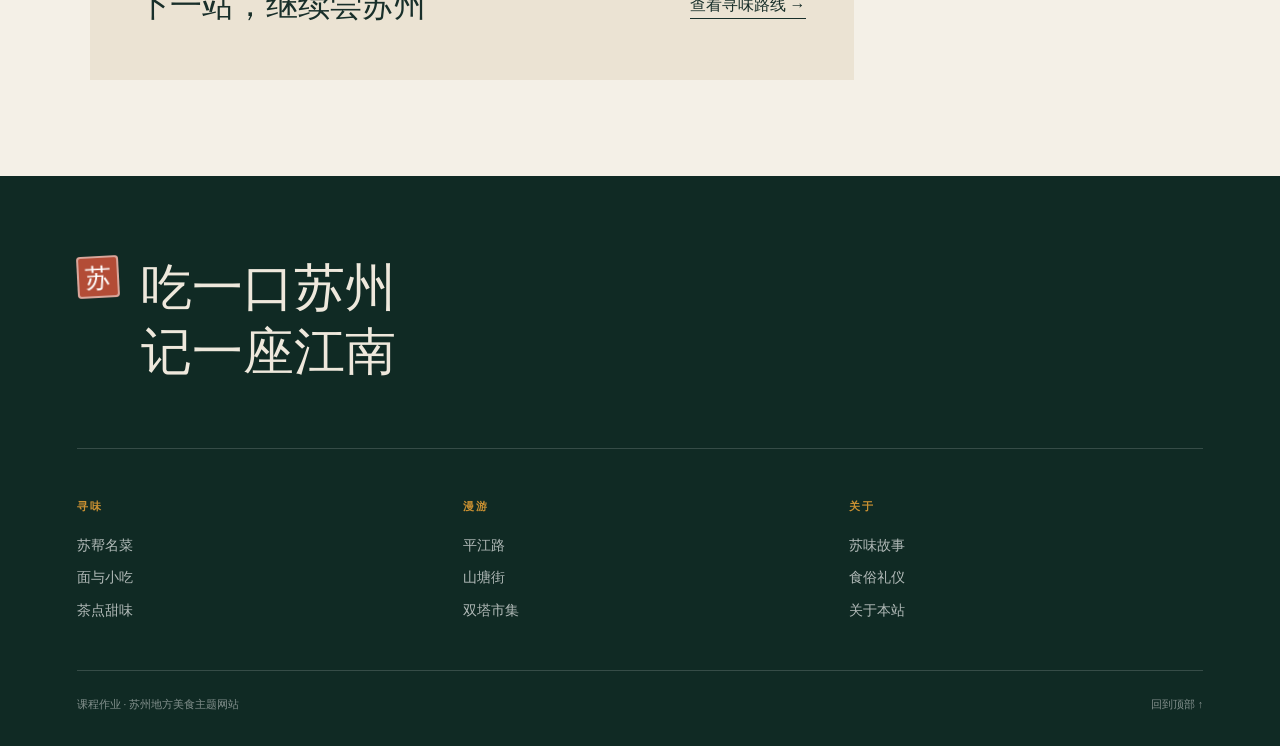
<file: pingjiang.html>
<!doctype html>
<html lang="zh-CN">
  <head>
    <meta charset="utf-8" />
    <meta name="viewport" content="width=device-width,initial-scale=1" />
    <meta name="description" content="平江路晨食漫游路线。" />
    <title>平江路晨食｜苏味志</title>
    <link rel="stylesheet" href="site.css" />
  </head>
  <body data-page="pingjiang">
    <main id="main">
      <div id="page-content"><p>正在展开平江路晨食路线……</p></div>
    </main>
    <script src="site.js"></script>
  </body>
</html>
</file>
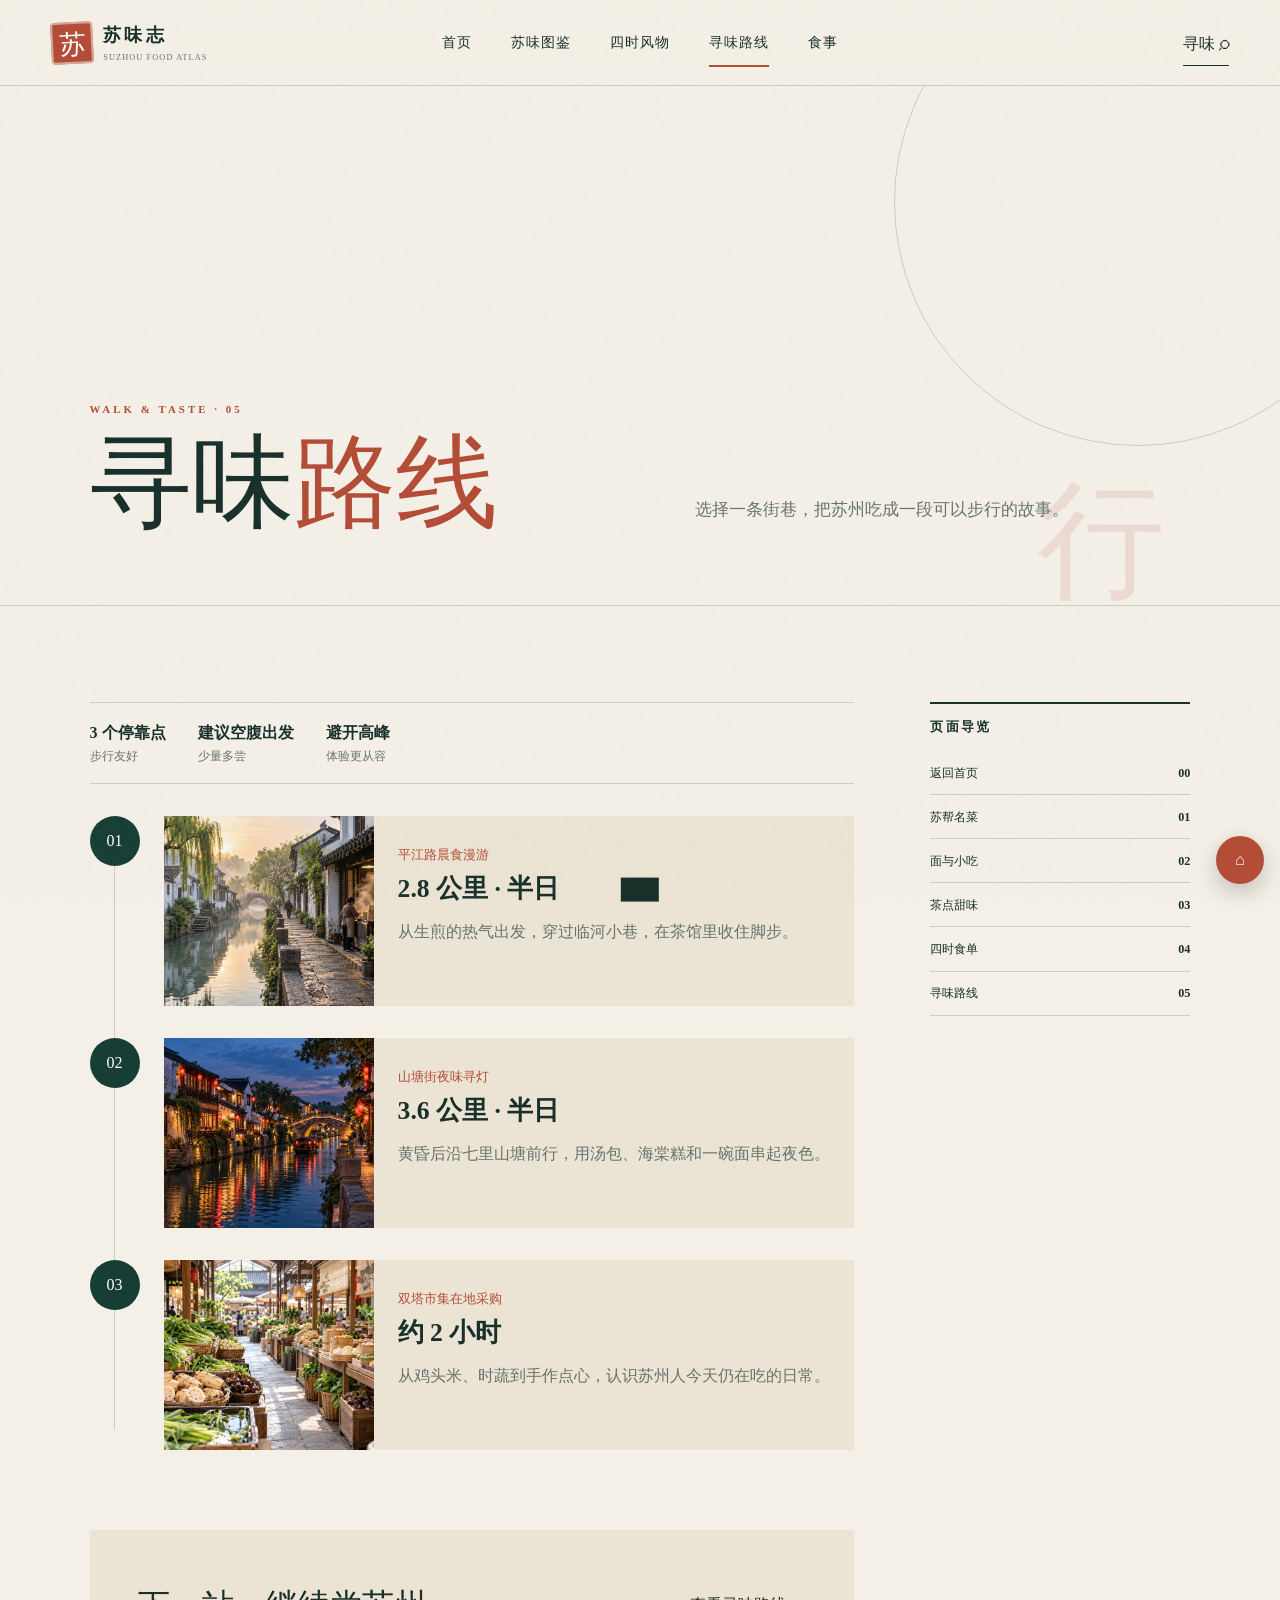
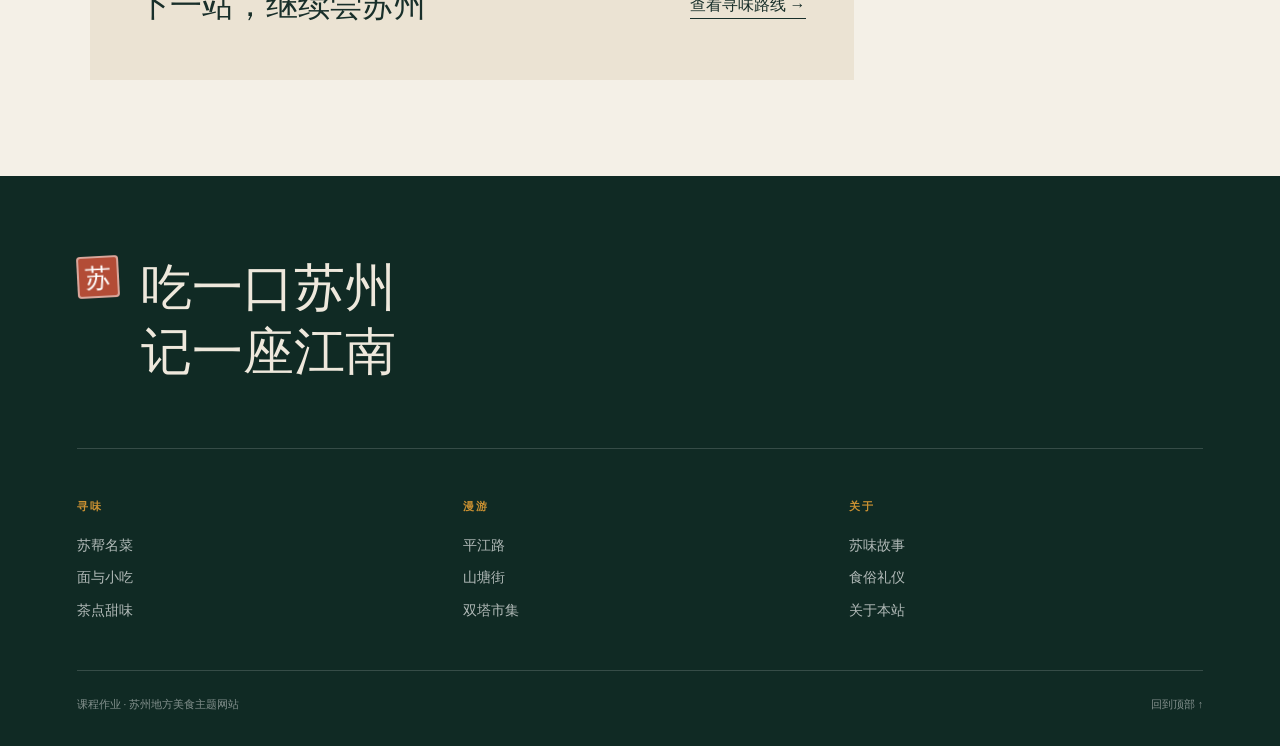
<file: routes.html>
<!doctype html>
<html lang="zh-CN">
  <head>
    <meta charset="utf-8" />
    <meta name="viewport" content="width=device-width,initial-scale=1" />
    <meta name="description" content="平江路、山塘街与双塔市集苏州美食路线。" />
    <title>寻味路线｜苏味志</title>
    <link rel="stylesheet" href="site.css" />
  </head>
  <body data-page="routes">
    <main id="main">
      <div id="page-content"><p>正在展开苏州寻味路线……</p></div>
    </main>
    <script src="site.js"></script>
  </body>
</html>
</file>
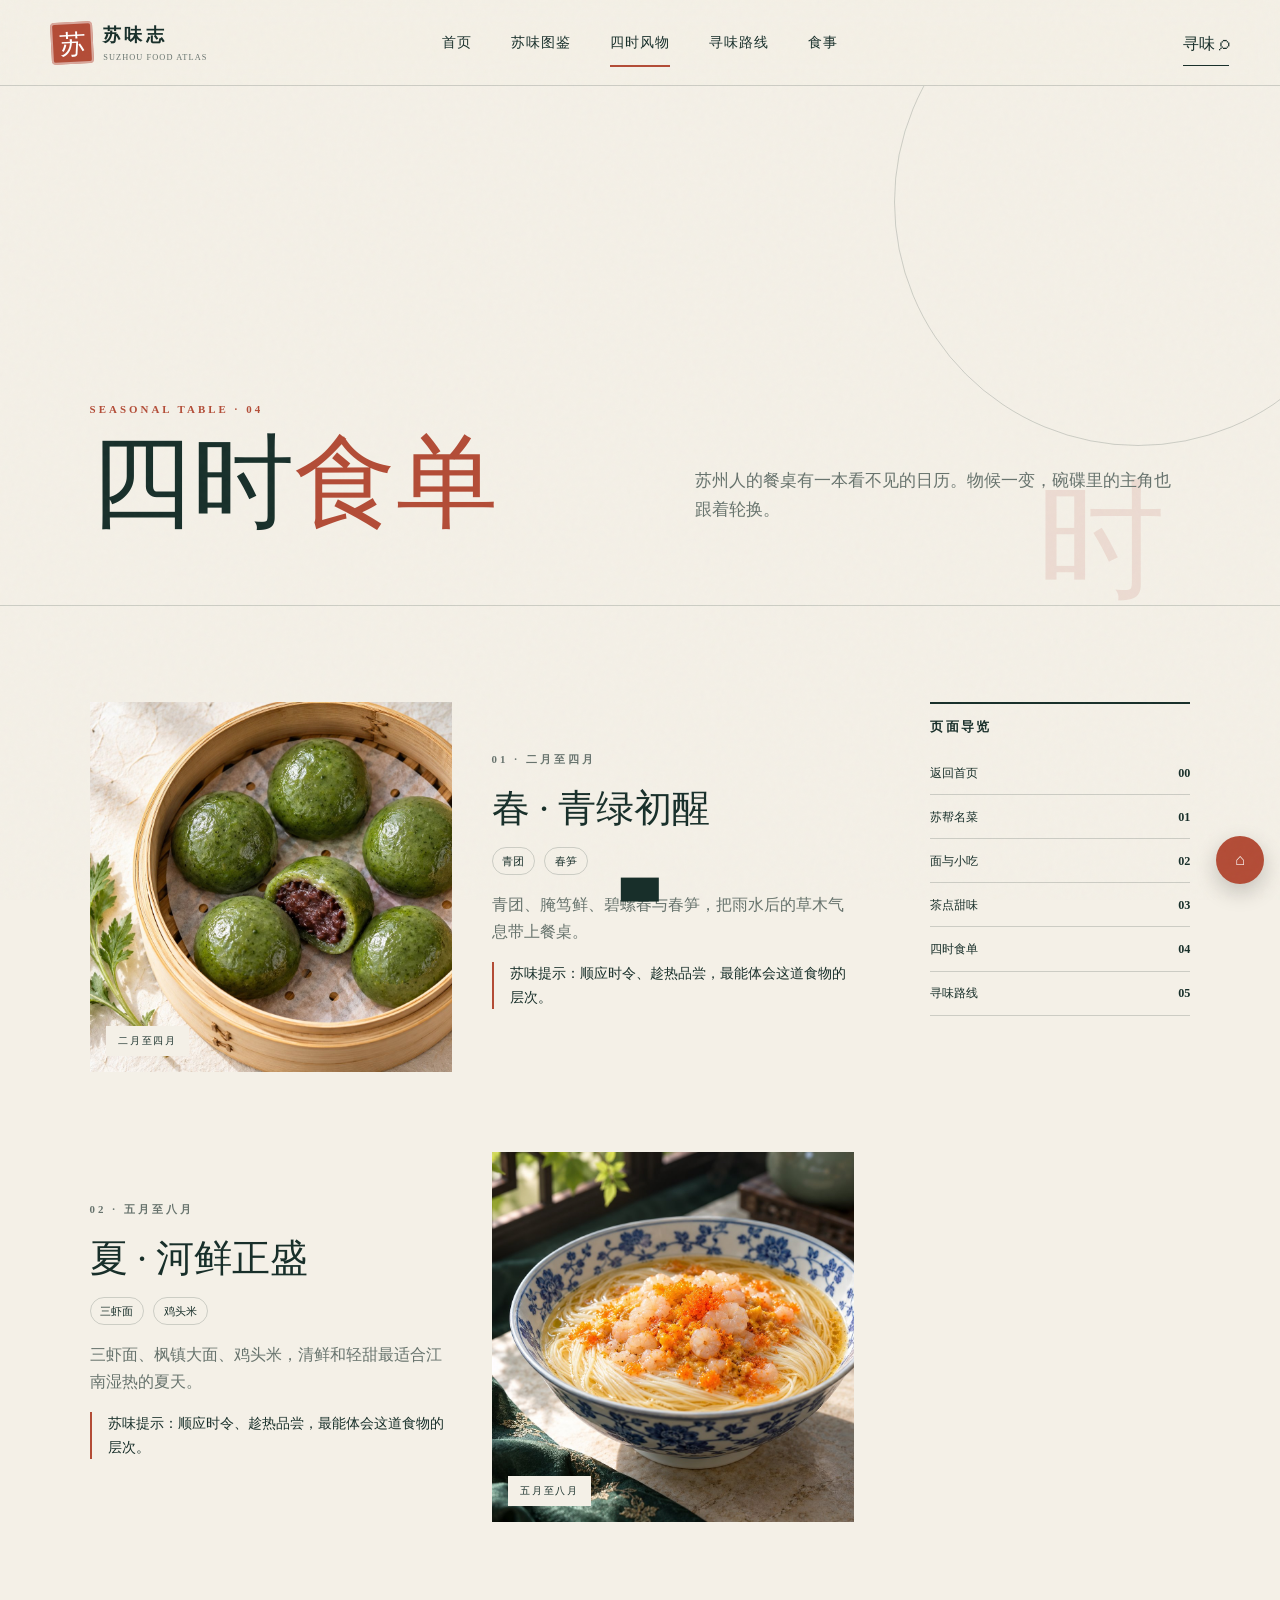
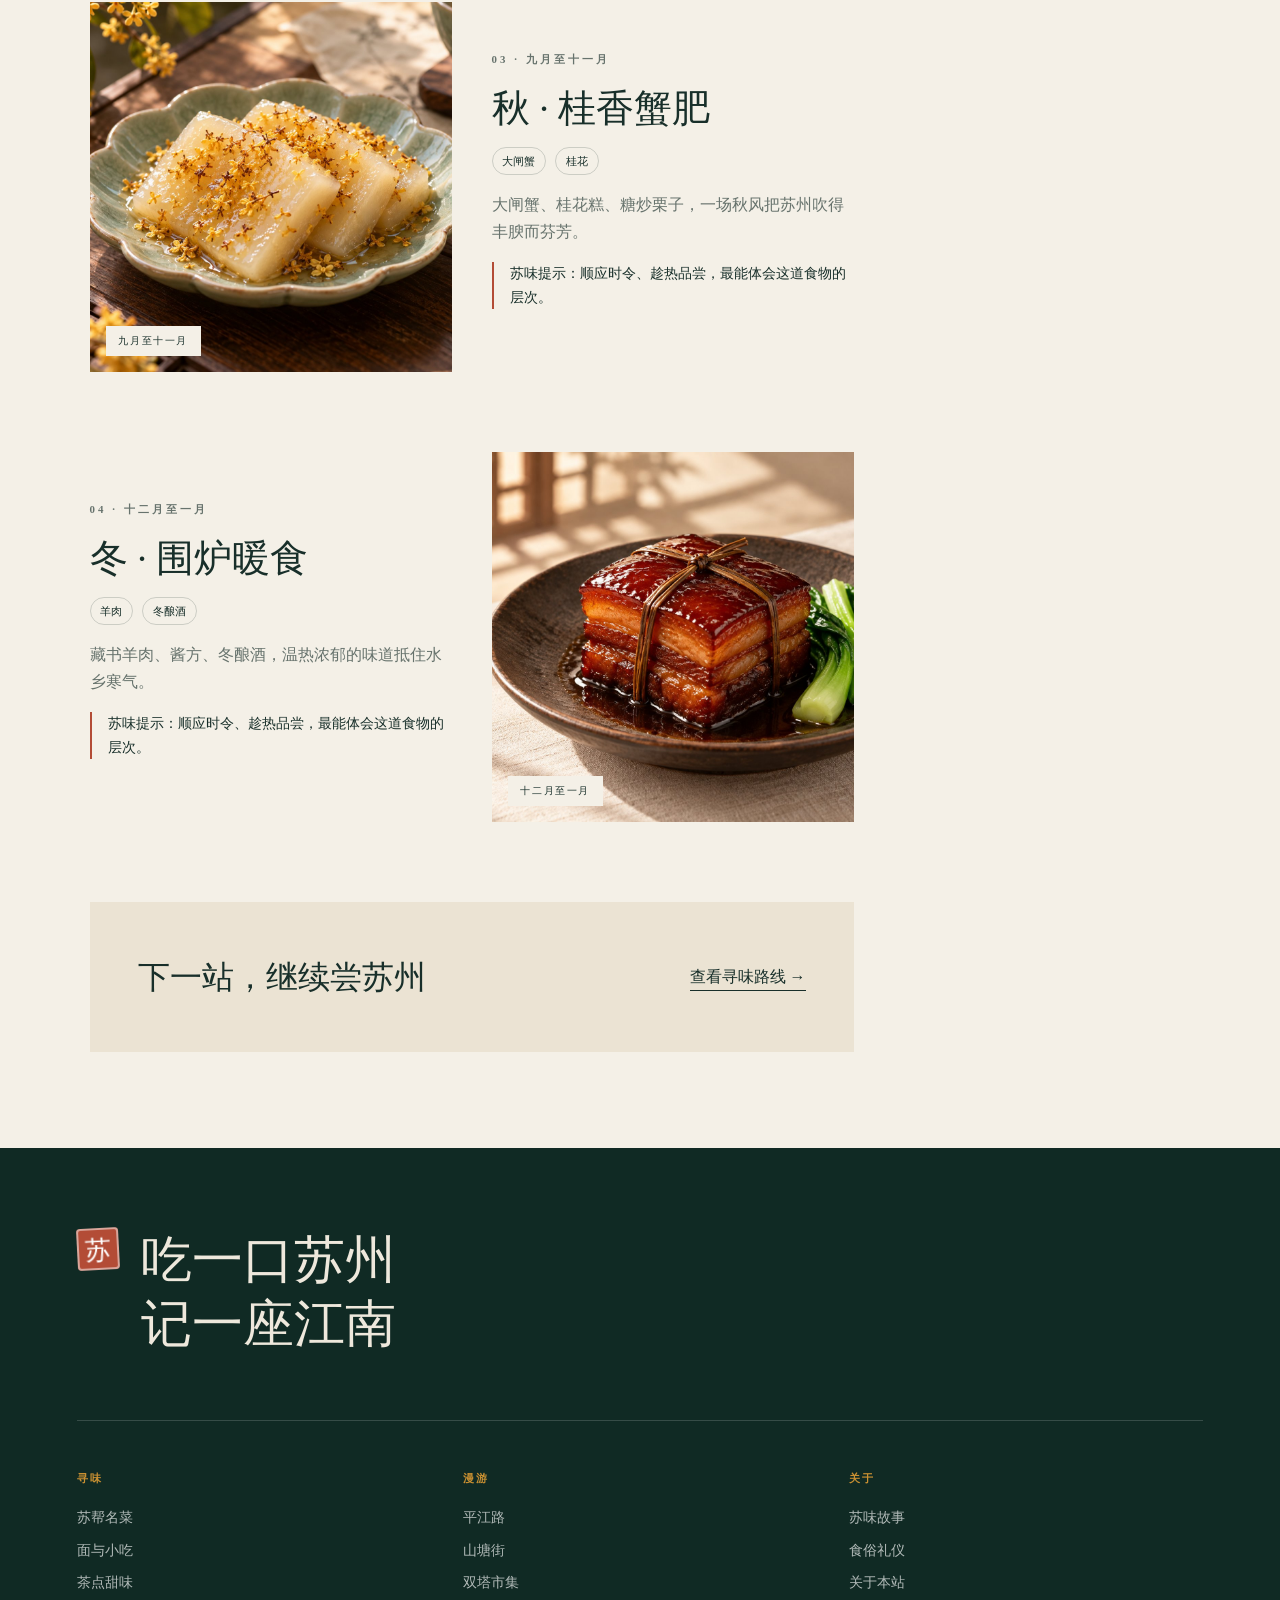
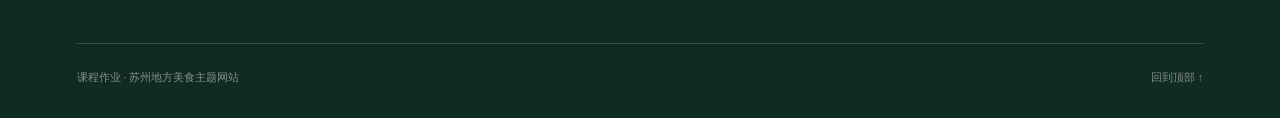
<file: seasonal.html>
<!doctype html>
<html lang="zh-CN">
  <head>
    <meta charset="utf-8" />
    <meta name="viewport" content="width=device-width,initial-scale=1" />
    <meta name="description" content="从春日青团到冬酿酒，苏州四时食单。" />
    <title>四时食单｜苏味志</title>
    <link rel="stylesheet" href="site.css" />
  </head>
  <body data-page="seasonal">
    <main id="main">
      <div id="page-content"><p>正在展开四时食单……</p></div>
    </main>
    <script src="site.js"></script>
  </body>
</html>
</file>
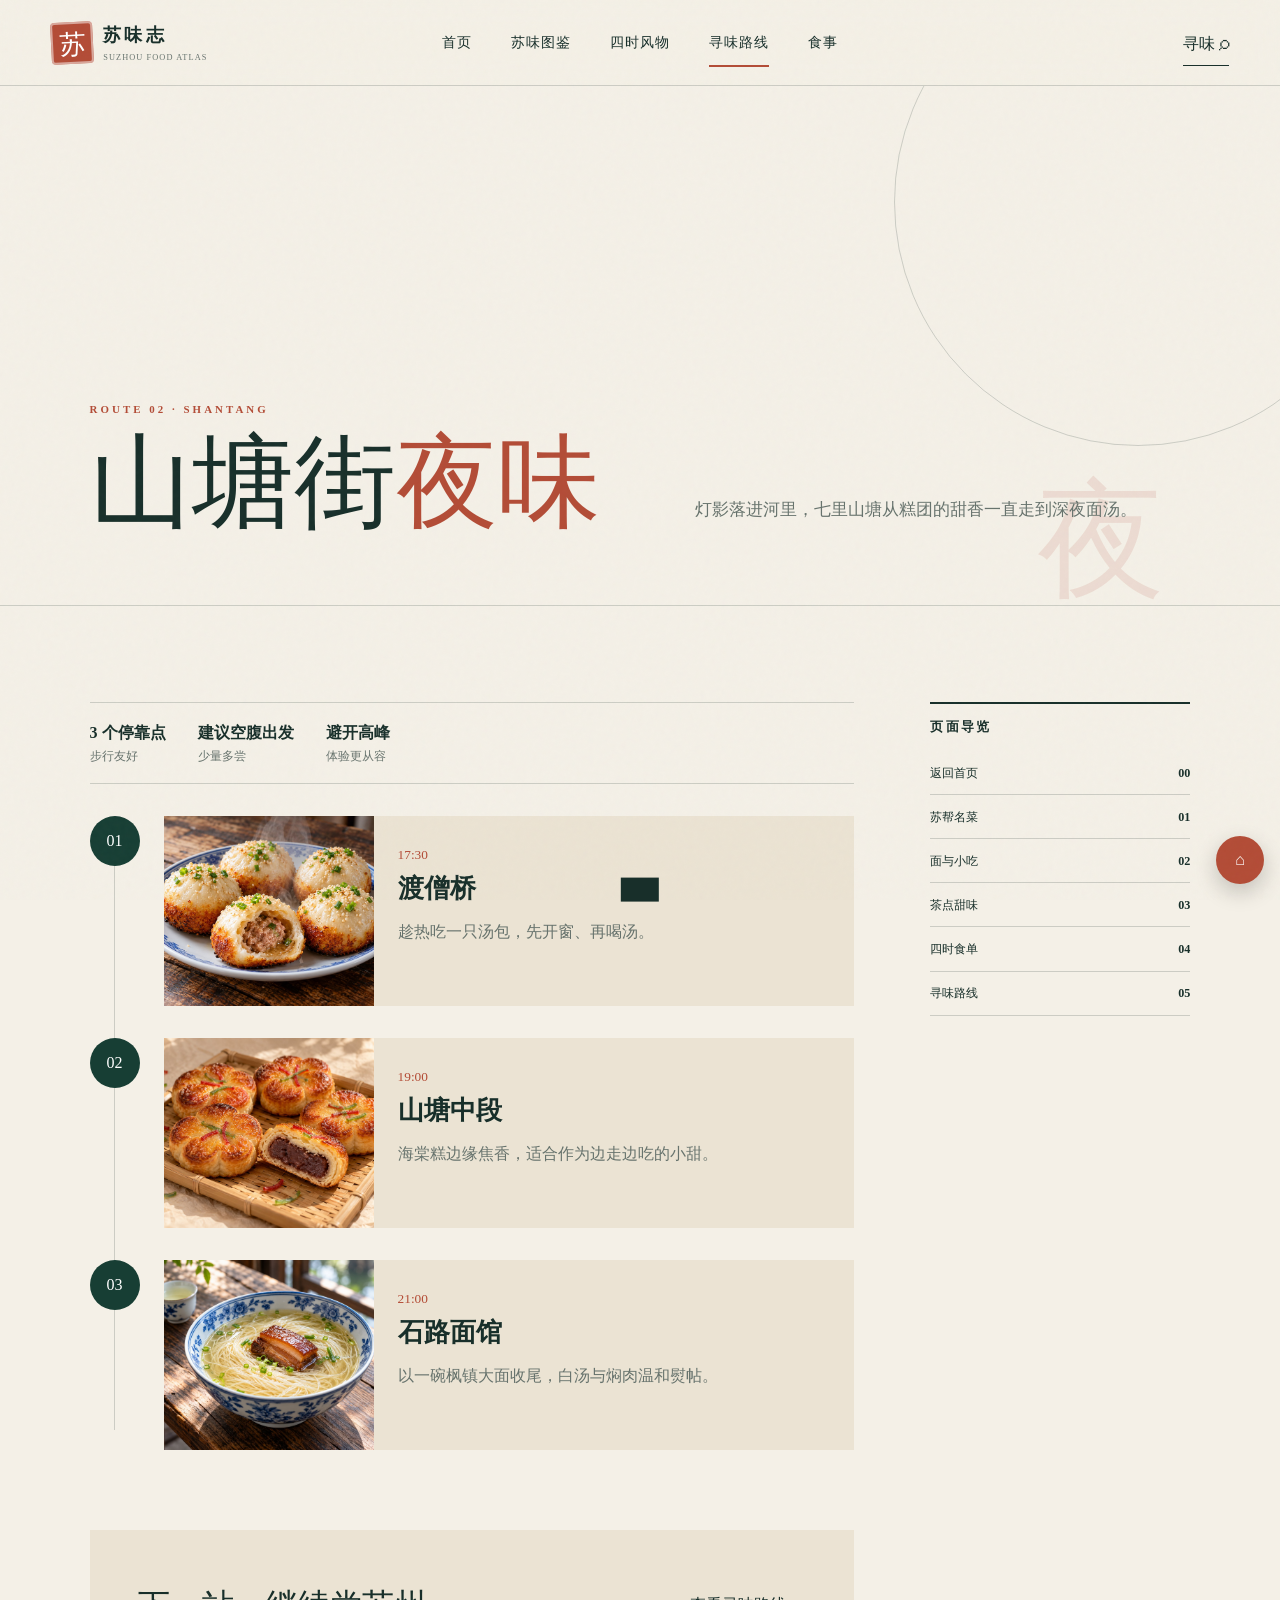
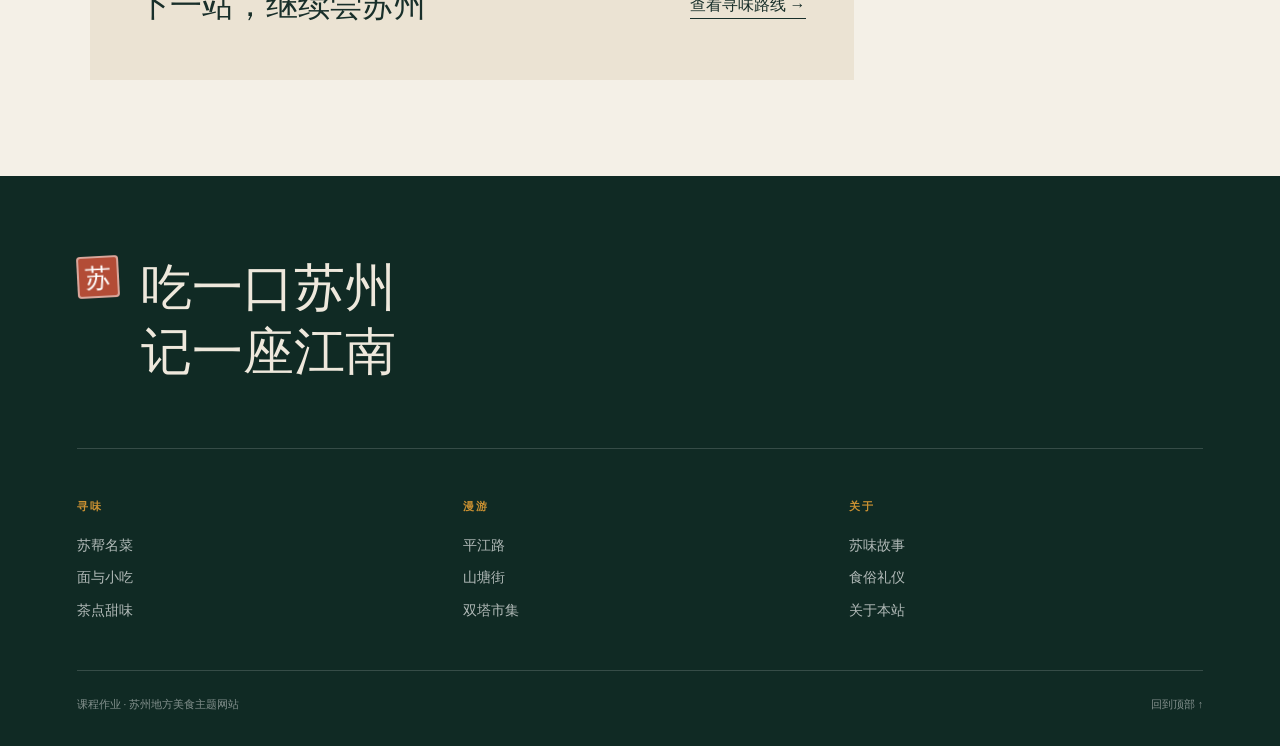
<file: shantang.html>
<!doctype html>
<html lang="zh-CN">
  <head>
    <meta charset="utf-8" />
    <meta name="viewport" content="width=device-width,initial-scale=1" />
    <meta name="description" content="山塘街夜味寻灯路线。" />
    <title>山塘街夜味｜苏味志</title>
    <link rel="stylesheet" href="site.css" />
  </head>
  <body data-page="shantang">
    <main id="main">
      <div id="page-content"><p>正在展开山塘街夜味路线……</p></div>
    </main>
    <script src="site.js"></script>
  </body>
</html>
</file>
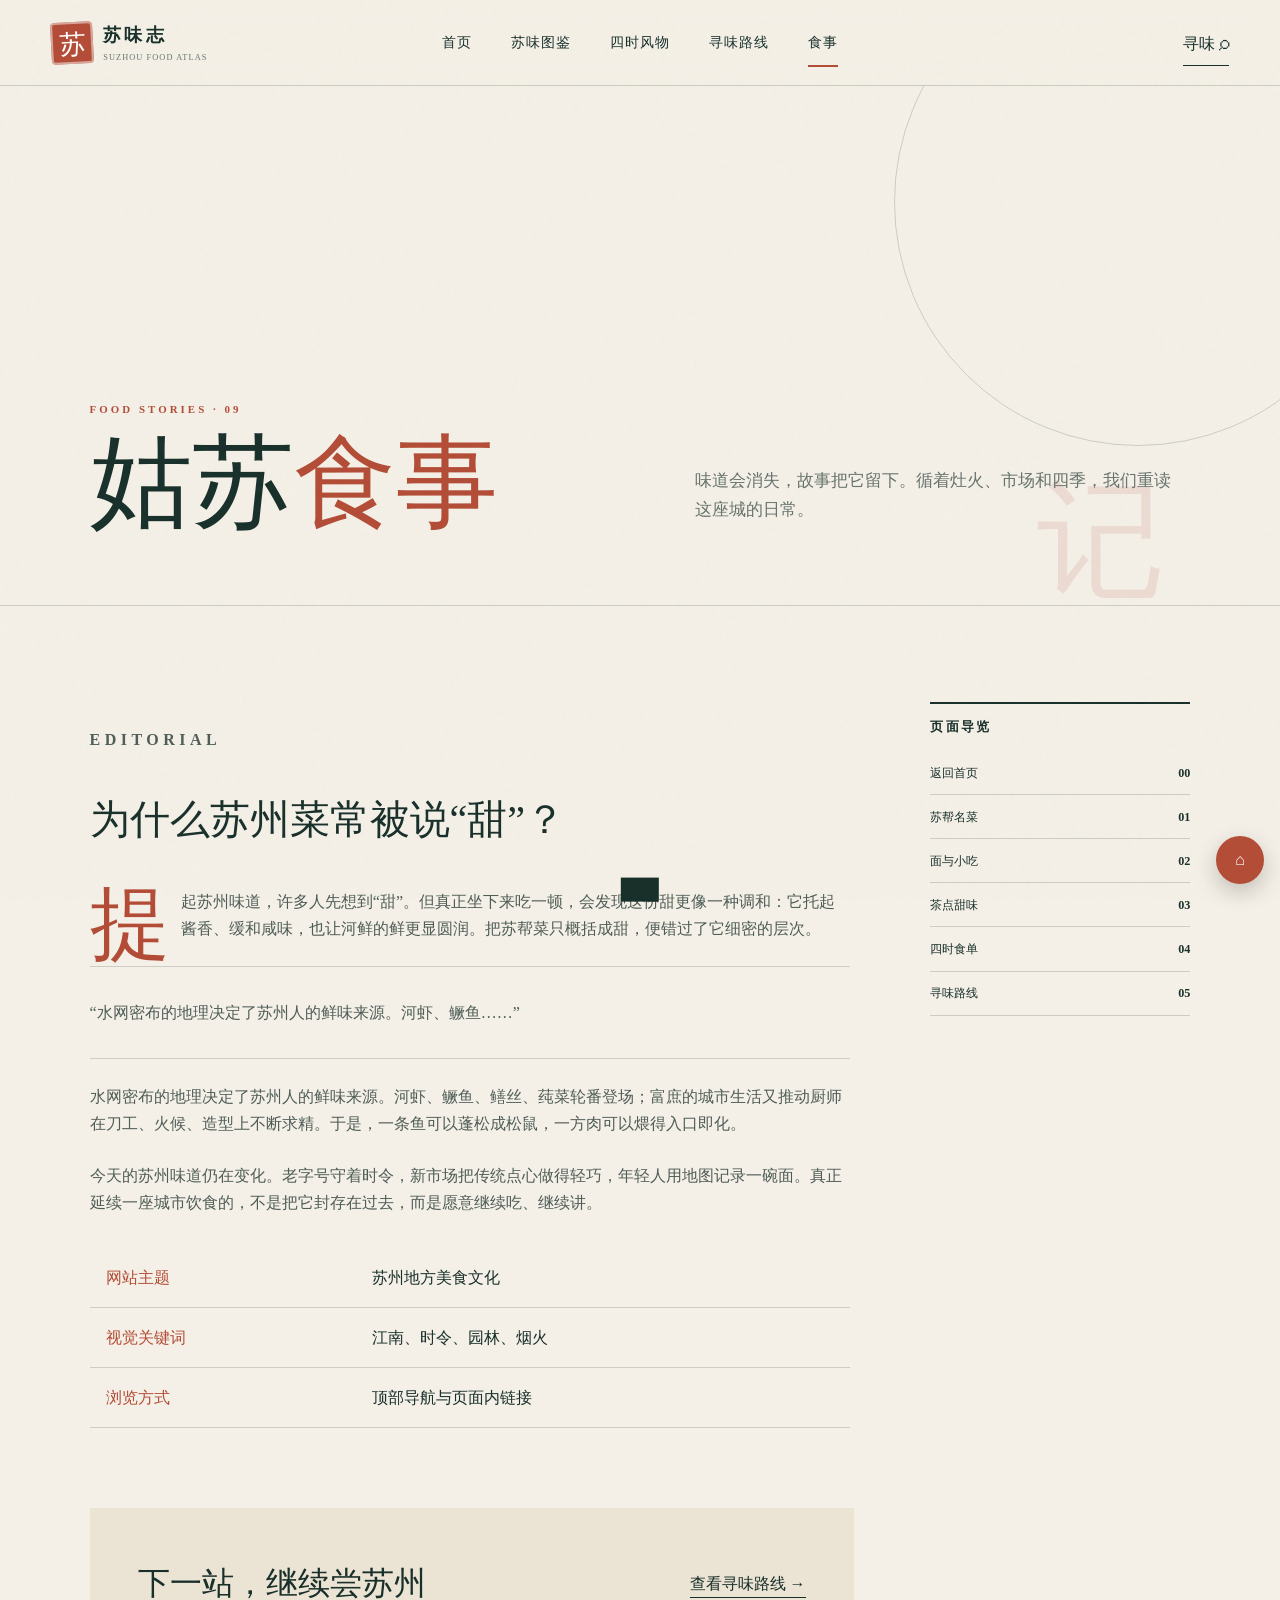
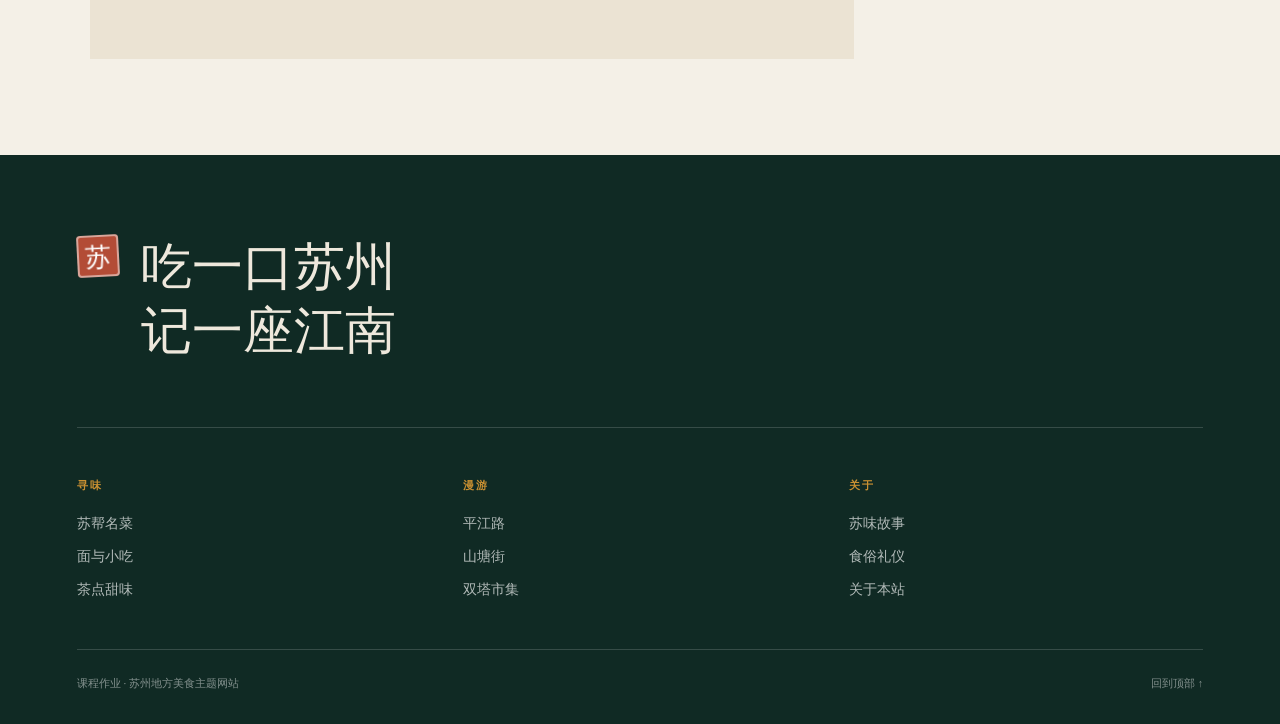
<file: stories.html>
<!doctype html>
<html lang="zh-CN">
  <head>
    <meta charset="utf-8" />
    <meta name="viewport" content="width=device-width,initial-scale=1" />
    <meta name="description" content="关于苏州菜甜味与江南饮食的故事。" />
    <title>姑苏食事｜苏味志</title>
    <link rel="stylesheet" href="site.css" />
  </head>
  <body data-page="stories">
    <main id="main">
      <div id="page-content"><p>正在展开姑苏食事……</p></div>
    </main>
    <script src="site.js"></script>
  </body>
</html>
</file>
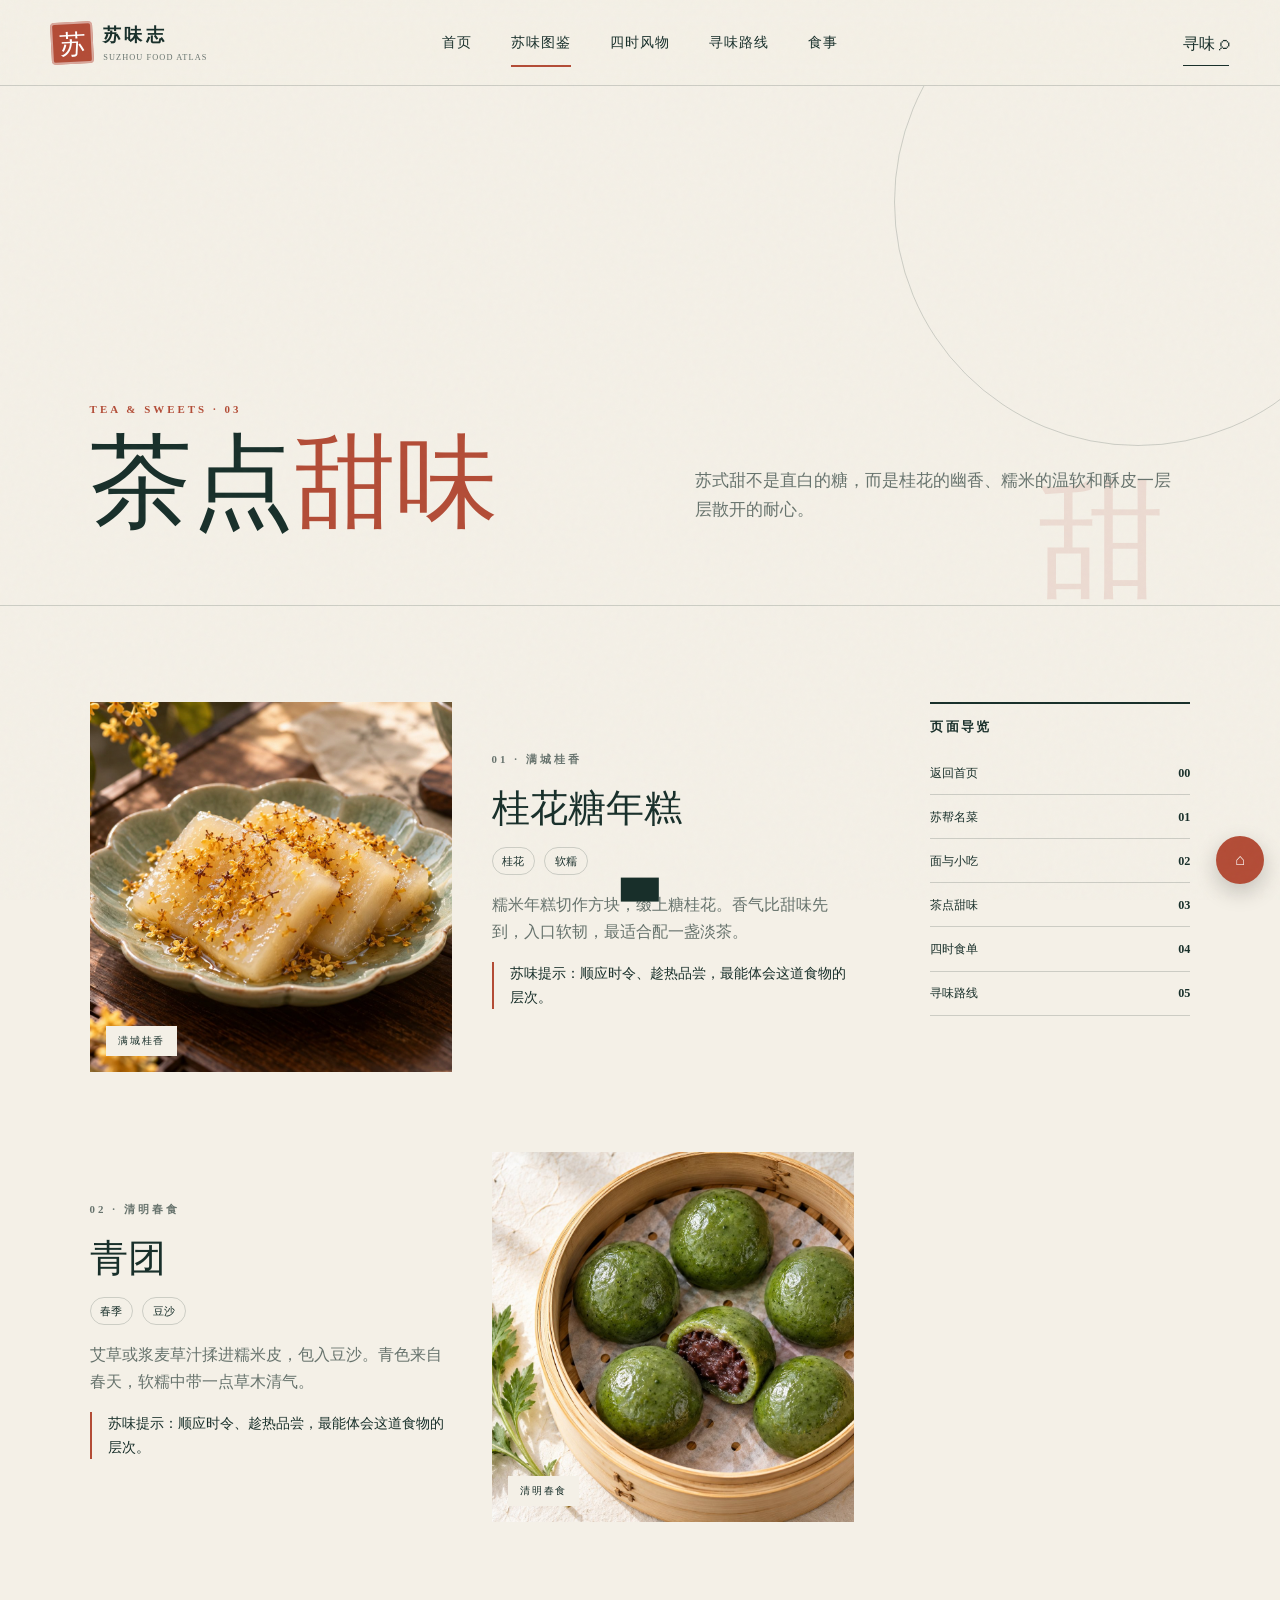
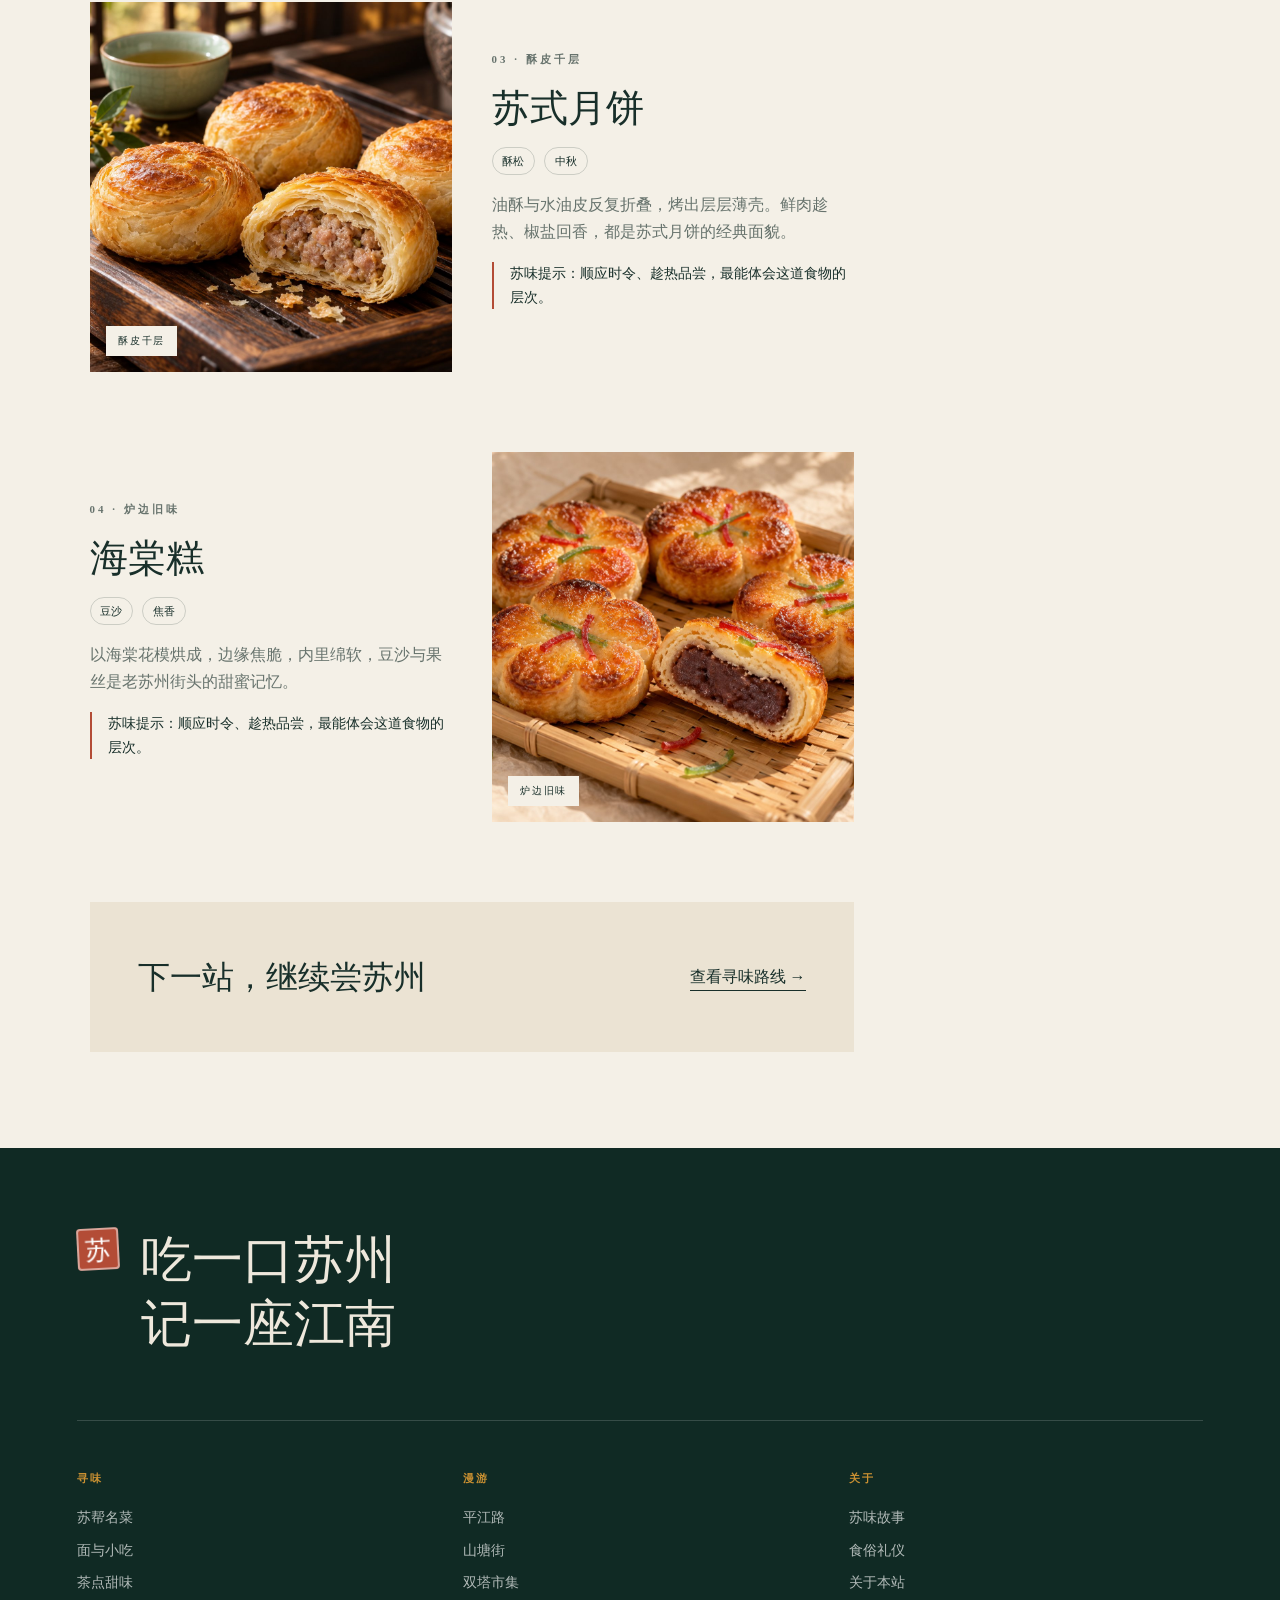
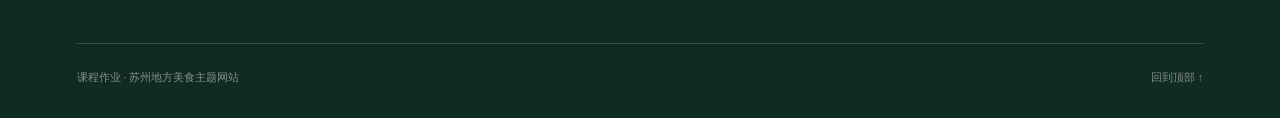
<file: sweets.html>
<!doctype html>
<html lang="zh-CN">
  <head>
    <meta charset="utf-8" />
    <meta name="viewport" content="width=device-width,initial-scale=1" />
    <meta name="description" content="桂花糖年糕、青团、苏式月饼等茶点甜味。" />
    <title>茶点甜味｜苏味志</title>
    <link rel="stylesheet" href="site.css" />
  </head>
  <body data-page="sweets">
    <main id="main">
      <div id="page-content"><p>正在展开苏州茶点图鉴……</p></div>
    </main>
    <script src="site.js"></script>
  </body>
</html>
</file>
<file: site.css>
:root {
  --paper: #f4f0e7;
  --paper-2: #ebe3d3;
  --ink: #182f2a;
  --muted: #67736d;
  --green: #173e34;
  --jade: #386b5b;
  --red: #b34c36;
  --gold: #c99032;
  --line: rgba(24, 47, 42, 0.18);
  --serif: "FZShuSong-Z01S", "STSong", "Songti SC", serif;
  --brush: "FZKai-Z03", "STKaiti", "KaiTi", cursive;
}
* {
  box-sizing: border-box;
}
html {
  scroll-behavior: smooth;
}
body {
  margin: 0;
  background: var(--paper);
  color: var(--ink);
  font-family: var(--serif);
  line-height: 1.7;
  overflow-x: hidden;
}
body::before {
  content: "";
  position: fixed;
  inset: 0;
  pointer-events: none;
  opacity: 0.22;
  z-index: 20;
  background-image: url("data:image/svg+xml,%3Csvg viewBox='0 0 180 180' xmlns='http://www.w3.org/2000/svg'%3E%3Cfilter id='n'%3E%3CfeTurbulence type='fractalNoise' baseFrequency='.9' numOctaves='3' stitchTiles='stitch'/%3E%3C/filter%3E%3Crect width='100%25' height='100%25' filter='url(%23n)' opacity='.12'/%3E%3C/svg%3E");
}
a {
  color: inherit;
  text-decoration: none;
}
button,
input {
  font: inherit;
}
.skip-link {
  position: fixed;
  left: 1rem;
  top: -5rem;
  z-index: 100;
  background: #fff;
  padding: 0.8rem 1rem;
}
.skip-link:focus {
  top: 1rem;
}
.site-header {
  height: 86px;
  padding: 0 4vw;
  display: grid;
  grid-template-columns: 1fr auto 1fr;
  align-items: center;
  border-bottom: 1px solid var(--line);
  position: relative;
  z-index: 15;
  background: rgba(244, 240, 231, 0.92);
  backdrop-filter: blur(14px);
}
.brand {
  display: flex;
  align-items: center;
  gap: 10px;
  width: max-content;
}
.brand-seal {
  display: grid;
  place-items: center;
  width: 42px;
  height: 42px;
  background: var(--red);
  color: #fff;
  border-radius: 4px;
  font-family: var(--brush);
  font-size: 1.65rem;
  transform: rotate(-3deg);
  box-shadow: inset 0 0 0 2px rgba(255, 255, 255, 0.5);
}
.brand b {
  display: block;
  font-size: 1.15rem;
  letter-spacing: 0.18em;
}
.brand small {
  display: block;
  color: var(--muted);
  font-size: 0.52rem;
  letter-spacing: 0.13em;
}
.main-nav {
  display: flex;
  align-items: center;
  gap: 2.4rem;
}
.main-nav a {
  position: relative;
  font-size: 0.9rem;
  letter-spacing: 0.08em;
}
.main-nav a::after {
  content: "";
  position: absolute;
  left: 50%;
  right: 50%;
  bottom: -12px;
  height: 2px;
  background: var(--red);
  transition: 0.3s;
}
.main-nav a:hover::after,
.main-nav a.active::after {
  left: 0;
  right: 0;
}
.search-open {
  justify-self: end;
  border: 0;
  background: transparent;
  color: var(--ink);
  cursor: pointer;
  border-bottom: 1px solid currentColor;
  padding: 0.35rem 0;
}
.search-open span {
  font-size: 1.3rem;
}
.menu-toggle {
  display: none;
  border: 0;
  background: none;
}
.hero {
  min-height: calc(100vh - 86px);
  display: grid;
  grid-template-columns: 43% 57%;
  position: relative;
  padding-left: 8vw;
  border-bottom: 1px solid var(--line);
}
.hero-copy {
  align-self: center;
  position: relative;
  z-index: 3;
  padding-right: 3rem;
}
.eyebrow {
  font-size: 0.68rem;
  letter-spacing: 0.28em;
  color: var(--red);
  font-weight: 700;
  text-transform: uppercase;
  margin: 0 0 1rem;
}
.hero h1 {
  font-size: clamp(4rem, 7.4vw, 8.5rem);
  line-height: 0.93;
  letter-spacing: 0.03em;
  margin: 0;
  font-weight: 500;
}
.hero h1 em,
.season-copy em {
  color: var(--red);
  font-family: var(--brush);
  font-style: normal;
  font-weight: 400;
}
.hero-lead {
  max-width: 32rem;
  color: var(--muted);
  font-size: 1.05rem;
  margin: 2rem 0;
}
.hero-actions {
  display: flex;
  align-items: center;
  gap: 2rem;
}
.btn {
  display: inline-flex;
  align-items: center;
  justify-content: center;
  gap: 1rem;
  padding: 1rem 1.4rem;
  border: 1px solid var(--ink);
  font-size: 0.86rem;
  letter-spacing: 0.08em;
  transition: 0.3s;
}
.btn:hover {
  transform: translateY(-3px);
  box-shadow: 0 9px 0 rgba(24, 47, 42, 0.12);
}
.btn-primary {
  background: var(--ink);
  color: #fff;
}
.btn-light {
  border-color: rgba(255, 255, 255, 0.45);
  color: #fff;
}
.text-link {
  font-size: 0.88rem;
  border-bottom: 1px solid var(--line);
  padding: 0.6rem 0;
}
.hero-art {
  position: relative;
  min-height: 600px;
  overflow: hidden;
}
.hero-image {
  position: absolute;
  inset: 5% 0 4% 2%;
  background: url("assets/suzhou-feast.png") 56% center/cover no-repeat;
  border-radius: 48% 0 0 48%/52% 0 0 48%;
  box-shadow: -30px 30px 70px rgba(24, 47, 42, 0.16);
}
.hero-art::before {
  content: "苏州 · 好味";
  position: absolute;
  right: 1rem;
  top: 3%;
  z-index: 2;
  color: rgba(255, 255, 255, 0.6);
  font-family: var(--brush);
  font-size: 2rem;
  writing-mode: vertical-rl;
}
.dish-note {
  position: absolute;
  z-index: 4;
  background: rgba(244, 240, 231, 0.93);
  padding: 0.75rem 1rem;
  border-left: 3px solid var(--red);
  box-shadow: 0 12px 30px rgba(24, 47, 42, 0.12);
}
.dish-note b,
.dish-note span {
  display: block;
}
.dish-note b {
  font-size: 0.92rem;
}
.dish-note span {
  color: var(--muted);
  font-size: 0.64rem;
}
.note-one {
  right: 4%;
  bottom: 12%;
}
.note-two {
  left: 3%;
  top: 16%;
}
.year-stamp {
  position: absolute;
  right: 3%;
  top: 12%;
  z-index: 3;
  border: 1px solid rgba(255, 255, 255, 0.5);
  color: #fff;
  text-align: center;
  padding: 0.65rem;
  font-size: 0.6rem;
  letter-spacing: 0.2em;
  border-radius: 50%;
}
.year-stamp b {
  font-size: 1rem;
  font-family: var(--brush);
}
.scroll-cue {
  position: absolute;
  left: 4vw;
  bottom: 2rem;
  font-size: 0.68rem;
  letter-spacing: 0.2em;
  writing-mode: vertical-rl;
}
.scroll-cue span {
  display: block;
  width: 1px;
  height: 44px;
  background: var(--ink);
  margin-bottom: 0.6rem;
}
.ticker {
  overflow: hidden;
  background: var(--green);
  color: #f7f1e6;
  padding: 1rem 0;
  white-space: nowrap;
}
.ticker-track {
  display: flex;
  gap: 3rem;
  align-items: center;
  width: max-content;
  animation: ticker 24s linear infinite;
  letter-spacing: 0.28em;
}
.ticker-track i {
  color: var(--gold);
  font-size: 0.55rem;
}
@keyframes ticker {
  to {
    transform: translateX(-35%);
  }
}
.section {
  padding: 8rem 7vw;
}
.section-heading {
  display: flex;
  align-items: end;
  justify-content: space-between;
  margin-bottom: 3rem;
  border-bottom: 1px solid var(--line);
  padding-bottom: 1.5rem;
}
.section-heading h2 {
  font-size: clamp(2.7rem, 5vw, 5.3rem);
  line-height: 1;
  margin: 0.2rem 0;
  font-weight: 500;
}
.section-heading > p {
  max-width: 24rem;
  color: var(--muted);
  margin: 0;
}
.filter-bar {
  display: grid;
  grid-template-columns: repeat(4, 1fr);
  gap: 0;
  margin-bottom: 14px;
  border-top: 1px solid var(--line);
  border-bottom: 1px solid var(--line);
}
.filter-btn {
  position: relative;
  border: 0;
  border-right: 1px solid var(--line);
  background: transparent;
  color: var(--muted);
  padding: 0.9rem 1.1rem 1rem;
  text-align: left;
  cursor: pointer;
  transition: 0.25s;
}
.filter-btn:last-child {
  border-right: 0;
}
.filter-btn::before {
  display: block;
  margin-bottom: 0.2rem;
  color: var(--red);
  font-size: 0.58rem;
  letter-spacing: 0.18em;
}
.filter-btn:nth-child(1)::before {
  content: "00";
}
.filter-btn:nth-child(2)::before {
  content: "01";
}
.filter-btn:nth-child(3)::before {
  content: "02";
}
.filter-btn:nth-child(4)::before {
  content: "03";
}
.filter-btn:hover,
.filter-btn.active {
  background: var(--ink);
  color: white;
}
.filter-btn.active::before {
  color: var(--gold);
}
.dish-grid {
  display: grid;
  grid-template-columns: 1.2fr 1fr 0.85fr;
  grid-template-rows: 260px 260px 330px;
  gap: 14px;
}
.dish-card {
  position: relative;
  min-height: 0;
  overflow: hidden;
  background: var(--ink);
  transition:
    transform 0.35s ease,
    box-shadow 0.35s ease;
}
.dish-card:nth-child(1) {
  grid-column: 1 / 3;
  grid-row: 1 / 3;
}
.dish-card:nth-child(2) {
  grid-column: 3;
  grid-row: 1;
}
.dish-card:nth-child(3) {
  grid-column: 3;
  grid-row: 2;
}
.dish-card:nth-child(4) {
  grid-column: 1;
  grid-row: 3;
}
.dish-card:nth-child(5) {
  grid-column: 2 / 4;
  grid-row: 3;
}
.dish-card:hover {
  z-index: 2;
  transform: translateY(-5px);
  box-shadow: 0 22px 42px rgba(24, 47, 42, 0.2);
}
.dish-grid.filtered {
  grid-template-columns: repeat(2, minmax(0, 1fr));
  grid-template-rows: none;
  grid-auto-rows: 380px;
}
.dish-grid.filtered .dish-card {
  grid-column: auto;
  grid-row: auto;
}
.dish-card.is-hidden {
  display: none;
}
.dish-card a {
  display: block;
  height: 100%;
  overflow: hidden;
}
.dish-photo {
  height: 100%;
  position: relative;
  background-repeat: no-repeat;
  background-position: center;
  background-size: cover;
  transition: transform 0.6s cubic-bezier(0.2, 0.7, 0.2, 1);
  filter: saturate(0.9);
}
.dish-card:hover .dish-photo {
  transform: scale(1.06);
  filter: saturate(1.07);
}
.card-large .dish-photo {
  height: 100%;
}
.crop-fish {
  background-image: url("assets/dish-squirrel-fish.jpg");
}
.crop-noodle {
  background-image: url("assets/dish-three-shrimp-noodles.jpg");
}
.crop-cake {
  background-image: url("assets/dish-osmanthus-cake.jpg");
}
.crop-pork {
  background-image: url("assets/dish-braised-pork.jpg");
}
.crop-green {
  background-image: url("assets/dish-qingtuan.jpg");
}
.rank {
  position: absolute;
  left: 1rem;
  top: 1rem;
  z-index: 3;
  min-width: 38px;
  height: 38px;
  display: grid;
  place-items: center;
  background: rgba(244, 240, 231, 0.92);
  font-family: var(--brush);
  font-size: 1.2rem;
  backdrop-filter: blur(8px);
}
.save-btn {
  position: absolute;
  right: 1rem;
  top: 1rem;
  z-index: 3;
  width: 42px;
  height: 42px;
  border: 0;
  border-radius: 50%;
  background: rgba(244, 240, 231, 0.9);
  cursor: pointer;
  font-size: 1.4rem;
  color: var(--red);
  transition: 0.25s;
}
.save-btn:hover {
  transform: scale(1.1);
}
.save-btn.saved {
  background: var(--red);
  color: #fff;
}
.dish-info {
  position: absolute;
  inset: auto 0 0;
  z-index: 2;
  display: flex;
  align-items: end;
  justify-content: space-between;
  gap: 1rem;
  padding: 5rem 1.4rem 1.3rem;
  color: #fff;
  background: linear-gradient(
    to top,
    rgba(10, 27, 23, 0.92),
    rgba(10, 27, 23, 0)
  );
  pointer-events: none;
}
.dish-info p {
  margin: 0;
  color: rgba(255, 255, 255, 0.72);
  font-size: 0.72rem;
}
.dish-info h3 {
  color: #fff;
  font-size: 1.55rem;
  margin: 0.2rem 0 0;
  font-weight: 500;
}
.dish-card:first-child .dish-info h3 {
  font-size: clamp(2rem, 3vw, 3.5rem);
}
.flavor {
  font-size: 0.7rem;
  color: rgba(255, 255, 255, 0.86);
  border: 1px solid rgba(255, 255, 255, 0.4);
  border-radius: 999px;
  padding: 0.25rem 0.6rem;
  white-space: nowrap;
}
.center-link {
  display: block;
  width: max-content;
  margin: 3rem auto 0;
  border-bottom: 1px solid var(--ink);
  padding: 0.6rem 0;
}
.season-band {
  background: var(--green);
  color: #f4f0e7;
  padding: 7rem 7vw;
  display: grid;
  grid-template-columns: 38% 1fr;
  gap: 6vw;
}
.season-copy h2 {
  font-size: clamp(2.7rem, 5vw, 5rem);
  line-height: 1.18;
  font-weight: 500;
  margin: 0 0 1.5rem;
}
.season-copy > p:not(.eyebrow) {
  color: rgba(255, 255, 255, 0.68);
  max-width: 28rem;
}
.season-copy .btn {
  margin-top: 1rem;
}
.season-grid {
  display: grid;
  grid-template-columns: 1fr 1fr;
  border-top: 1px solid rgba(255, 255, 255, 0.22);
  border-left: 1px solid rgba(255, 255, 255, 0.22);
}
.season-grid a {
  min-height: 190px;
  padding: 1.4rem;
  display: flex;
  flex-direction: column;
  border-right: 1px solid rgba(255, 255, 255, 0.22);
  border-bottom: 1px solid rgba(255, 255, 255, 0.22);
  transition: 0.3s;
  position: relative;
  overflow: hidden;
}
.season-grid a:hover,
.season-grid a.current {
  background: var(--red);
}
.season-grid span {
  font-family: var(--brush);
  font-size: 3rem;
  opacity: 0.75;
  line-height: 1;
}
.season-grid b {
  margin-top: auto;
  font-weight: 500;
}
.season-grid small {
  color: rgba(255, 255, 255, 0.62);
}
.route-grid {
  display: grid;
  grid-template-columns: repeat(3, 1fr);
  gap: 1.2rem;
}
.route-card {
  min-height: 480px;
  padding: 2rem;
  color: #fff;
  display: flex;
  flex-direction: column;
  justify-content: space-between;
  position: relative;
  overflow: hidden;
  background-position: center;
  background-size: cover;
  transition: 0.4s;
}
.route-card::after {
  content: "";
  position: absolute;
  inset: 10px;
  border: 1px solid rgba(255, 255, 255, 0.32);
  pointer-events: none;
}
.route-card:hover {
  transform: translateY(-8px);
  box-shadow: 0 22px 45px rgba(24, 47, 42, 0.18);
}
.route-pingjiang {
  background-image:
    linear-gradient(0deg, rgba(13, 31, 25, 0.82), rgba(13, 31, 25, 0.08)),
    url("assets/route-pingjiang.jpg");
}
.route-shantang {
  background-image:
    linear-gradient(0deg, rgba(13, 31, 25, 0.82), rgba(13, 31, 25, 0.08)),
    url("assets/route-shantang.jpg");
}
.route-market {
  background-image:
    linear-gradient(0deg, rgba(13, 31, 25, 0.82), rgba(13, 31, 25, 0.08)),
    url("assets/route-market.jpg");
}
.route-no {
  align-self: flex-end;
  font-size: 0.75rem;
  letter-spacing: 0.18em;
}
.route-card div {
  position: relative;
  z-index: 1;
}
.route-card p {
  font-size: 0.65rem;
  letter-spacing: 0.18em;
}
.route-card h3 {
  font-size: 2.4rem;
  line-height: 1.2;
  font-weight: 500;
  margin: 0.7rem 0;
}
.route-card div span {
  font-size: 0.72rem;
  color: rgba(255, 255, 255, 0.75);
}
.route-card > b {
  font-size: 0.8rem;
  font-weight: 400;
}
.quote-section {
  text-align: center;
  padding: 9rem 2rem;
  background:
    radial-gradient(
      circle at 20% 20%,
      rgba(201, 144, 50, 0.14),
      transparent 30%
    ),
    radial-gradient(
      circle at 82% 70%,
      rgba(56, 107, 91, 0.16),
      transparent 34%
    ),
    var(--paper);
}
.quote-section p {
  font-family: var(--brush);
  font-size: clamp(2.5rem, 5vw, 5.5rem);
  color: var(--red);
  margin: 0;
}
.quote-section span {
  color: var(--muted);
}
.site-footer {
  background: #102a24;
  color: #eee8dc;
  padding: 5rem 6vw 2rem;
}
.footer-brand {
  display: flex;
  align-items: flex-start;
  gap: 1.4rem;
  border-bottom: 1px solid rgba(255, 255, 255, 0.16);
  padding-bottom: 4rem;
}
.footer-brand h2 {
  font-size: clamp(2.4rem, 4vw, 4rem);
  line-height: 1.25;
  margin: 0;
  font-weight: 500;
}
.footer-nav {
  display: grid;
  grid-template-columns: repeat(3, 1fr);
  gap: 2rem;
  margin: 3rem 0;
}
.footer-nav div {
  display: flex;
  flex-direction: column;
  gap: 0.6rem;
}
.footer-nav b {
  color: var(--gold);
  font-size: 0.7rem;
  letter-spacing: 0.2em;
  margin-bottom: 0.5rem;
}
.footer-nav a {
  font-size: 0.85rem;
  color: rgba(255, 255, 255, 0.68);
}
.footer-nav a:hover {
  color: #fff;
}
.footer-bottom {
  border-top: 1px solid rgba(255, 255, 255, 0.16);
  padding-top: 1.5rem;
  display: flex;
  justify-content: space-between;
  font-size: 0.68rem;
  color: rgba(255, 255, 255, 0.48);
}
.search-dialog {
  width: min(720px, 90vw);
  border: 0;
  background: var(--paper);
  color: var(--ink);
  padding: 4rem;
  box-shadow: 0 30px 100px rgba(0, 0, 0, 0.35);
}
.search-dialog::backdrop {
  background: rgba(10, 30, 25, 0.72);
  backdrop-filter: blur(6px);
}
.search-dialog h2 {
  font-size: 2.8rem;
  margin: 0 0 2rem;
}
.search-dialog label span {
  display: block;
  font-size: 0.75rem;
  color: var(--muted);
}
.search-dialog input {
  width: 100%;
  border: 0;
  border-bottom: 2px solid var(--ink);
  background: none;
  padding: 1rem 0;
  font-size: 1.4rem;
  outline: none;
}
.search-close {
  position: absolute;
  right: 1.3rem;
  top: 1rem;
  border: 0;
  background: none;
  font-size: 2rem;
  cursor: pointer;
}
.search-results {
  display: grid;
  gap: 0.5rem;
  margin-top: 1rem;
}
.search-results a {
  padding: 0.8rem;
  border-bottom: 1px solid var(--line);
}
.toast {
  position: fixed;
  left: 50%;
  bottom: 2rem;
  transform: translate(-50%, 140%);
  background: var(--ink);
  color: #fff;
  padding: 0.75rem 1.2rem;
  z-index: 100;
  transition: 0.35s;
}
.toast.show {
  transform: translate(-50%, 0);
}
.reveal {
  opacity: 0;
  transform: translateY(25px);
  transition:
    opacity 0.7s ease,
    transform 0.7s ease;
}
.reveal.visible {
  opacity: 1;
  transform: none;
}

/* Shared inner pages */
.inner-hero {
  min-height: 520px;
  padding: 7rem 7vw 4rem;
  display: grid;
  grid-template-columns: 1.1fr 0.9fr;
  align-items: end;
  border-bottom: 1px solid var(--line);
  position: relative;
  overflow: hidden;
}
.inner-hero::after {
  content: "";
  position: absolute;
  width: 38vw;
  height: 38vw;
  border: 1px solid var(--line);
  border-radius: 50%;
  right: -8vw;
  top: -10vw;
}
.inner-hero h1 {
  font-size: clamp(4rem, 8vw, 8rem);
  font-weight: 500;
  line-height: 0.95;
  margin: 0.6rem 0;
  position: relative;
  z-index: 1;
}
.inner-hero h1 em {
  font-family: var(--brush);
  color: var(--red);
  font-style: normal;
}
.inner-intro {
  max-width: 30rem;
  color: var(--muted);
  font-size: 1.05rem;
  position: relative;
  z-index: 1;
}
.chapter-mark {
  font-family: var(--brush);
  font-size: 8rem;
  color: rgba(179, 76, 54, 0.12);
  position: absolute;
  right: 9vw;
  bottom: 0;
  line-height: 1;
}
.content-shell {
  padding: 6rem 7vw;
  display: grid;
  grid-template-columns: minmax(0, 1fr) 260px;
  gap: 6vw;
}
.article-list {
  display: grid;
  gap: 5rem;
}
.feature-article {
  display: grid;
  grid-template-columns: 1fr 1fr;
  gap: 2.5rem;
  align-items: center;
}
.feature-article:nth-child(even) .article-image {
  order: 2;
}
.article-image {
  height: 370px;
  background-position: center;
  background-size: cover;
  position: relative;
}
.article-image::after {
  content: attr(data-label);
  position: absolute;
  bottom: 1rem;
  left: 1rem;
  background: var(--paper);
  padding: 0.4rem 0.8rem;
  font-size: 0.65rem;
  letter-spacing: 0.15em;
}
.feature-article h2 {
  font-size: 2.4rem;
  font-weight: 500;
  line-height: 1.2;
  margin: 0.5rem 0 1rem;
}
.feature-article p {
  color: var(--muted);
}
.article-meta {
  display: flex;
  gap: 0.6rem;
  flex-wrap: wrap;
}
.article-meta span {
  font-size: 0.67rem;
  padding: 0.25rem 0.6rem;
  border: 1px solid var(--line);
  border-radius: 999px;
}
.fact-box {
  border-left: 2px solid var(--red);
  padding-left: 1rem;
  color: var(--ink) !important;
  font-size: 0.88rem;
}
.side-index {
  position: sticky;
  top: 110px;
  align-self: start;
  border-top: 2px solid var(--ink);
}
.side-index h3 {
  font-size: 0.8rem;
  letter-spacing: 0.18em;
}
.side-index a {
  display: flex;
  justify-content: space-between;
  padding: 0.7rem 0;
  border-bottom: 1px solid var(--line);
  font-size: 0.76rem;
}
.side-index a:hover {
  color: var(--red);
}
.page-cta {
  margin-top: 5rem;
  padding: 3rem;
  background: var(--paper-2);
  display: flex;
  align-items: center;
  justify-content: space-between;
}
.page-cta h2 {
  font-size: 2rem;
  margin: 0;
  font-weight: 500;
}
.page-cta a {
  border-bottom: 1px solid currentColor;
}
.route-timeline {
  position: relative;
  display: grid;
  gap: 2rem;
}
.route-timeline::before {
  content: "";
  position: absolute;
  left: 24px;
  top: 20px;
  bottom: 20px;
  width: 1px;
  background: var(--line);
}
.stop {
  display: grid;
  grid-template-columns: 50px 1fr;
  gap: 1.5rem;
  position: relative;
}
.stop-no {
  width: 50px;
  height: 50px;
  border-radius: 50%;
  display: grid;
  place-items: center;
  background: var(--green);
  color: #fff;
  z-index: 1;
}
.stop-card {
  display: grid;
  grid-template-columns: 210px 1fr;
  background: #ebe3d3;
}
.stop-image {
  min-height: 190px;
  background-position: center;
  background-size: cover;
}
.stop-copy {
  padding: 1.5rem;
}
.stop-copy h2 {
  margin: 0;
  font-size: 1.6rem;
}
.stop-copy p {
  color: var(--muted);
  margin: 0.5rem 0;
}
.stop-copy small {
  color: var(--red);
}
.route-summary {
  display: flex;
  gap: 2rem;
  padding: 1rem 0;
  border-top: 1px solid var(--line);
  border-bottom: 1px solid var(--line);
  margin-bottom: 2rem;
}
.route-summary span {
  font-size: 0.75rem;
  color: var(--muted);
}
.route-summary b {
  display: block;
  color: var(--ink);
  font-size: 1rem;
}
.essay {
  max-width: 760px;
}
.essay h2 {
  font-size: 2.5rem;
  font-weight: 500;
}
.essay p {
  color: #4f5d57;
  font-size: 1rem;
  margin: 1.5rem 0;
}
.dropcap:first-letter {
  float: left;
  font-family: var(--brush);
  font-size: 5rem;
  line-height: 0.8;
  color: var(--red);
  margin: 0.3rem 0.7rem 0 0;
}
.pullquote {
  font-family: var(--brush);
  font-size: 2.4rem;
  color: var(--red);
  border-top: 1px solid var(--line);
  border-bottom: 1px solid var(--line);
  padding: 2rem 0;
  margin: 3rem 0;
}
.info-table {
  width: 100%;
  border-collapse: collapse;
  margin: 2rem 0;
}
.info-table th,
.info-table td {
  text-align: left;
  border-bottom: 1px solid var(--line);
  padding: 1rem;
}
.info-table th {
  color: var(--red);
  font-weight: 500;
}
.back-home {
  position: fixed;
  right: 1rem;
  bottom: 1rem;
  width: 48px;
  height: 48px;
  background: var(--red);
  color: #fff;
  display: grid;
  place-items: center;
  z-index: 8;
  border-radius: 50%;
  box-shadow: 0 8px 22px rgba(0, 0, 0, 0.2);
}
@media (max-width: 900px) {
  .site-header {
    grid-template-columns: 1fr auto;
    height: 72px;
  }
  .main-nav {
    position: absolute;
    top: 72px;
    left: 0;
    right: 0;
    background: var(--paper);
    padding: 2rem;
    display: none;
    flex-direction: column;
    align-items: flex-start;
    border-bottom: 1px solid var(--line);
  }
  .main-nav.open {
    display: flex;
  }
  .menu-toggle {
    display: block;
    justify-self: end;
    width: 42px;
    height: 42px;
  }
  .menu-toggle span {
    display: block;
    height: 1px;
    background: var(--ink);
    margin: 7px;
  }
  .search-open {
    display: none;
  }
  .hero {
    grid-template-columns: 1fr;
    padding: 5rem 6vw 0;
  }
  .hero-copy {
    padding: 0 0 3rem;
  }
  .hero-art {
    min-height: 480px;
    margin-left: 6vw;
  }
  .scroll-cue {
    display: none;
  }
  .dish-grid,
  .dish-grid.filtered {
    grid-template-columns: repeat(2, minmax(0, 1fr));
    grid-template-rows: 390px 280px 280px;
    grid-auto-rows: 280px;
  }
  .dish-card:nth-child(1) {
    grid-column: 1 / 3;
    grid-row: 1;
  }
  .dish-card:nth-child(2) {
    grid-column: 1;
    grid-row: 2;
  }
  .dish-card:nth-child(3) {
    grid-column: 2;
    grid-row: 2;
  }
  .dish-card:nth-child(4) {
    grid-column: 1;
    grid-row: 3;
  }
  .dish-card:nth-child(5) {
    grid-column: 2;
    grid-row: 3;
  }
  .dish-grid.filtered .dish-card {
    grid-column: auto;
    grid-row: auto;
  }
  .season-band {
    grid-template-columns: 1fr;
  }
  .route-grid {
    grid-template-columns: 1fr 1fr;
  }
  .route-card:last-child {
    grid-column: span 2;
  }
  .content-shell {
    grid-template-columns: 1fr;
  }
  .side-index {
    display: none;
  }
  .inner-hero {
    grid-template-columns: 1fr;
    gap: 1rem;
  }
  .feature-article {
    grid-template-columns: 1fr;
  }
  .feature-article:nth-child(even) .article-image {
    order: 0;
  }
}
@media (max-width: 600px) {
  .hero {
    padding-top: 3rem;
  }
  .hero h1 {
    font-size: 3.8rem;
  }
  .hero-actions {
    align-items: flex-start;
    flex-direction: column;
    gap: 0.8rem;
  }
  .hero-art {
    min-height: 390px;
  }
  .hero-image {
    inset: 0;
    border-radius: 48% 0 0 48%;
    background-position: 62% center;
  }
  .dish-note {
    display: none;
  }
  .section {
    padding: 5rem 5vw;
  }
  .section-heading {
    align-items: flex-start;
    flex-direction: column;
    gap: 1rem;
  }
  .section-heading > p {
    font-size: 0.85rem;
  }
  .filter-bar {
    display: flex;
    overflow: auto;
    border-right: 1px solid var(--line);
  }
  .filter-btn {
    min-width: 130px;
    white-space: nowrap;
  }
  .dish-grid,
  .dish-grid.filtered {
    grid-template-columns: 1fr;
    grid-template-rows: none;
    grid-auto-rows: 310px;
  }
  .dish-card:nth-child(n) {
    grid-column: 1;
    grid-row: auto;
  }
  .dish-card:first-child {
    min-height: 390px;
  }
  .dish-card:first-child .dish-info h3 {
    font-size: 2.2rem;
  }
  .season-band {
    padding: 5rem 5vw;
  }
  .season-grid {
    grid-template-columns: 1fr;
  }
  .route-grid {
    grid-template-columns: 1fr;
  }
  .route-card,
  .route-card:last-child {
    grid-column: auto;
    min-height: 390px;
  }
  .footer-nav {
    grid-template-columns: 1fr 1fr;
  }
  .footer-bottom {
    flex-direction: column;
    gap: 1rem;
  }
  .inner-hero {
    padding: 5rem 5vw 3rem;
    min-height: 420px;
  }
  .inner-hero h1 {
    font-size: 4rem;
  }
  .content-shell {
    padding: 4rem 5vw;
  }
  .feature-article {
    gap: 1.2rem;
  }
  .article-image {
    height: 300px;
  }
  .stop-card {
    grid-template-columns: 1fr;
  }
  .stop-image {
    min-height: 180px;
  }
  .route-summary {
    flex-wrap: wrap;
  }
  .page-cta {
    align-items: flex-start;
    flex-direction: column;
    gap: 1rem;
  }
  .search-dialog {
    padding: 3rem 1.5rem;
  }
}
@media (prefers-reduced-motion: reduce) {
  *,
  *::before,
  *::after {
    scroll-behavior: auto !important;
    animation: none !important;
    transition: none !important;
  }
  .reveal {
    opacity: 1;
    transform: none;
  }
}
</file>
